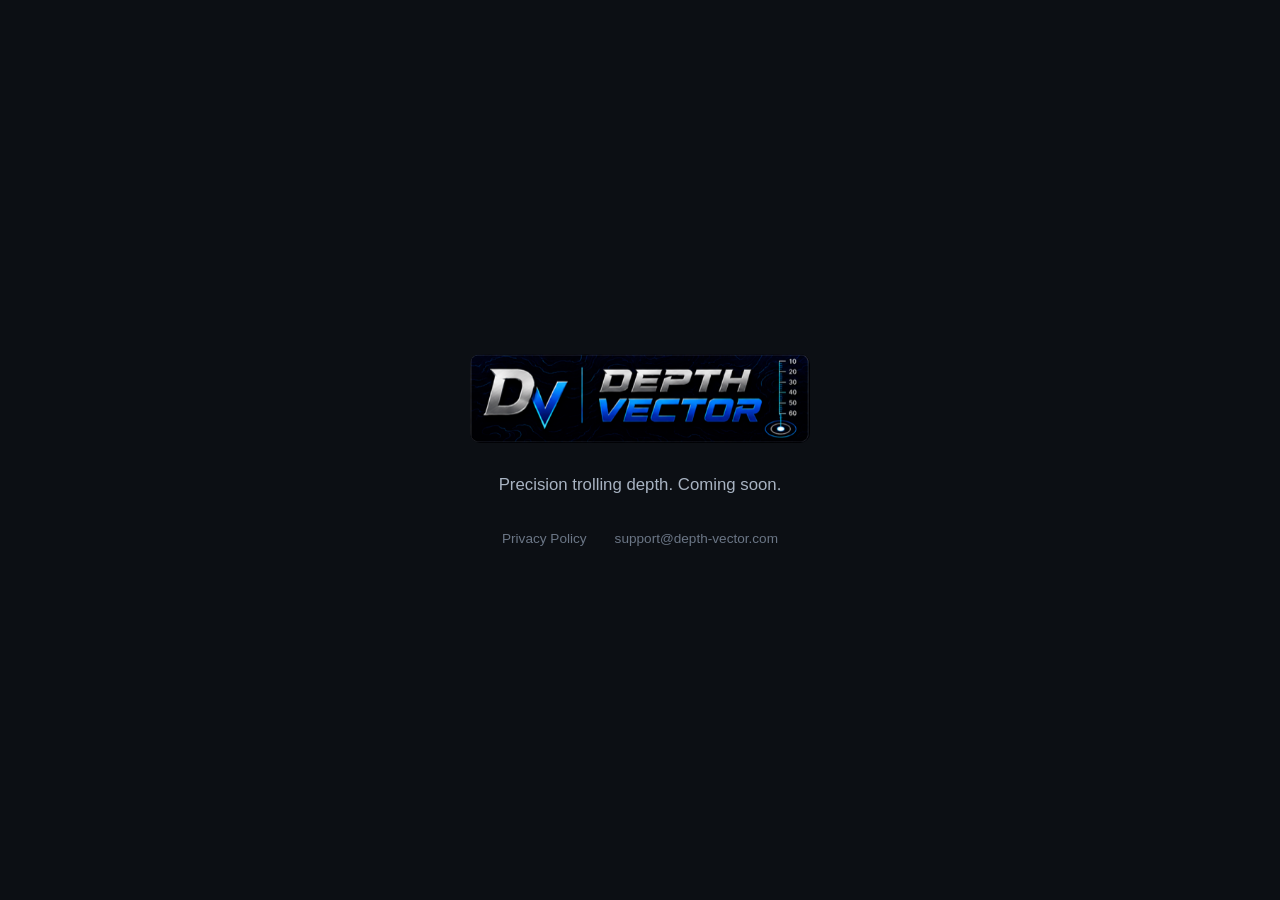
<file: index.html>
<!DOCTYPE html>
<!--
  PLACEHOLDER MODE for Apple Developer verification.
  The full marketing page is preserved at launch.html with all assets intact.
  At launch: restore from launch.html + the SEO plan
  (~/Claude/Projects/Trolling App/SEO-AI-Search-Plan.md) — bring back
  sitemap.xml, llms.txt, JSON-LD, and the crawler-friendly robots.txt.
-->
<html lang="en">
<head>
  <meta charset="UTF-8">
  <meta name="viewport" content="width=device-width, initial-scale=1.0">
  <title>Depth Vector</title>
  <meta name="robots" content="noindex, nofollow">
  <link rel="icon" type="image/png" href="assets/favicon.png">
  <style>
    * { margin: 0; padding: 0; box-sizing: border-box; }
    body {
      background: #0c0f14;
      color: #eef2f7;
      font-family: -apple-system, BlinkMacSystemFont, "Segoe UI", sans-serif;
      min-height: 100vh;
      display: flex;
      align-items: center;
      justify-content: center;
      text-align: center;
      padding: 24px;
    }
    img { width: min(340px, 82vw); height: auto; border-radius: 10px; }
    p { margin-top: 28px; font-size: 1.05rem; color: #a8b3c2; }
    nav { margin-top: 36px; display: flex; gap: 28px; justify-content: center; flex-wrap: wrap; }
    a { color: #6b7686; font-size: 0.85rem; text-decoration: none; }
    a:hover { color: #eef2f7; }
  </style>
</head>
<body>
  <main>
    <img src="assets/logo-small.png" alt="Depth Vector">
    <p>Precision trolling depth. Coming soon.</p>
    <nav>
      <a href="/privacy.html">Privacy Policy</a>
      <a href="mailto:support@depth-vector.com">support@depth-vector.com</a>
    </nav>
  </main>
</body>
</html>
</file>
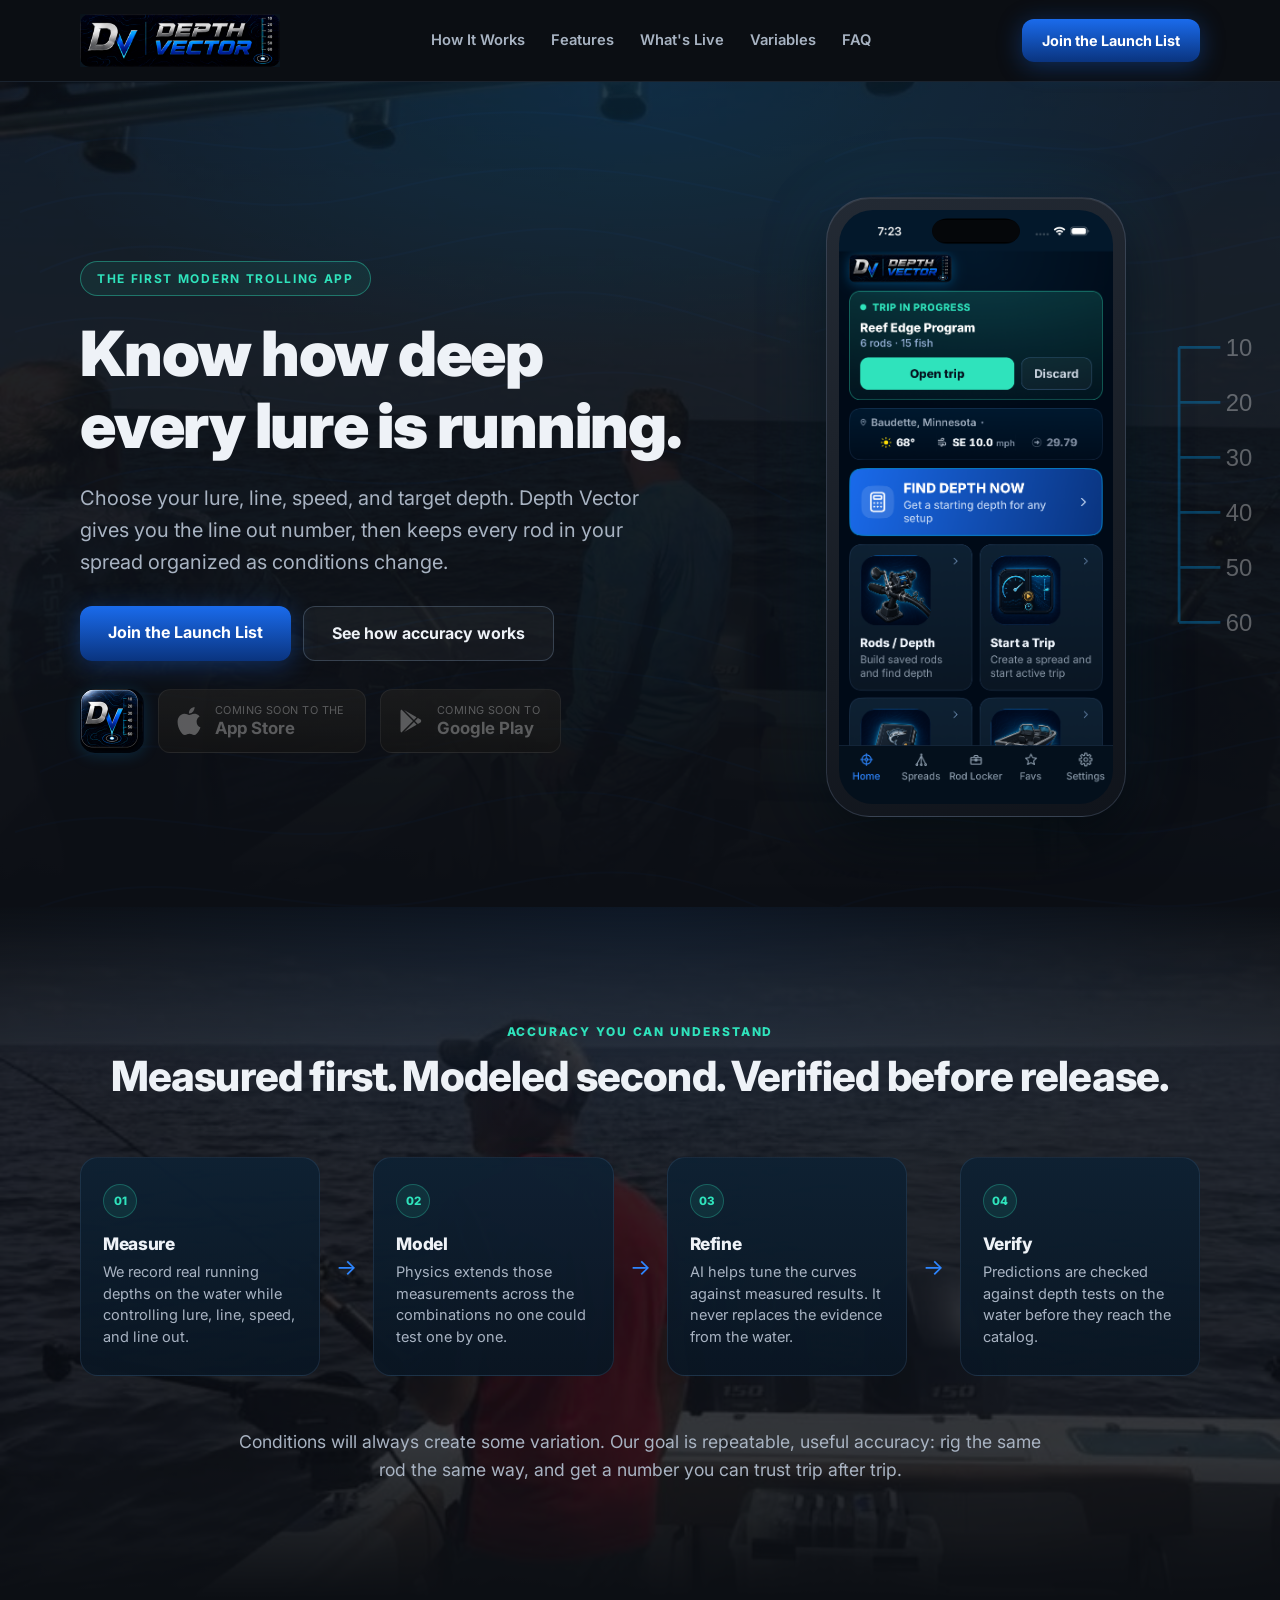
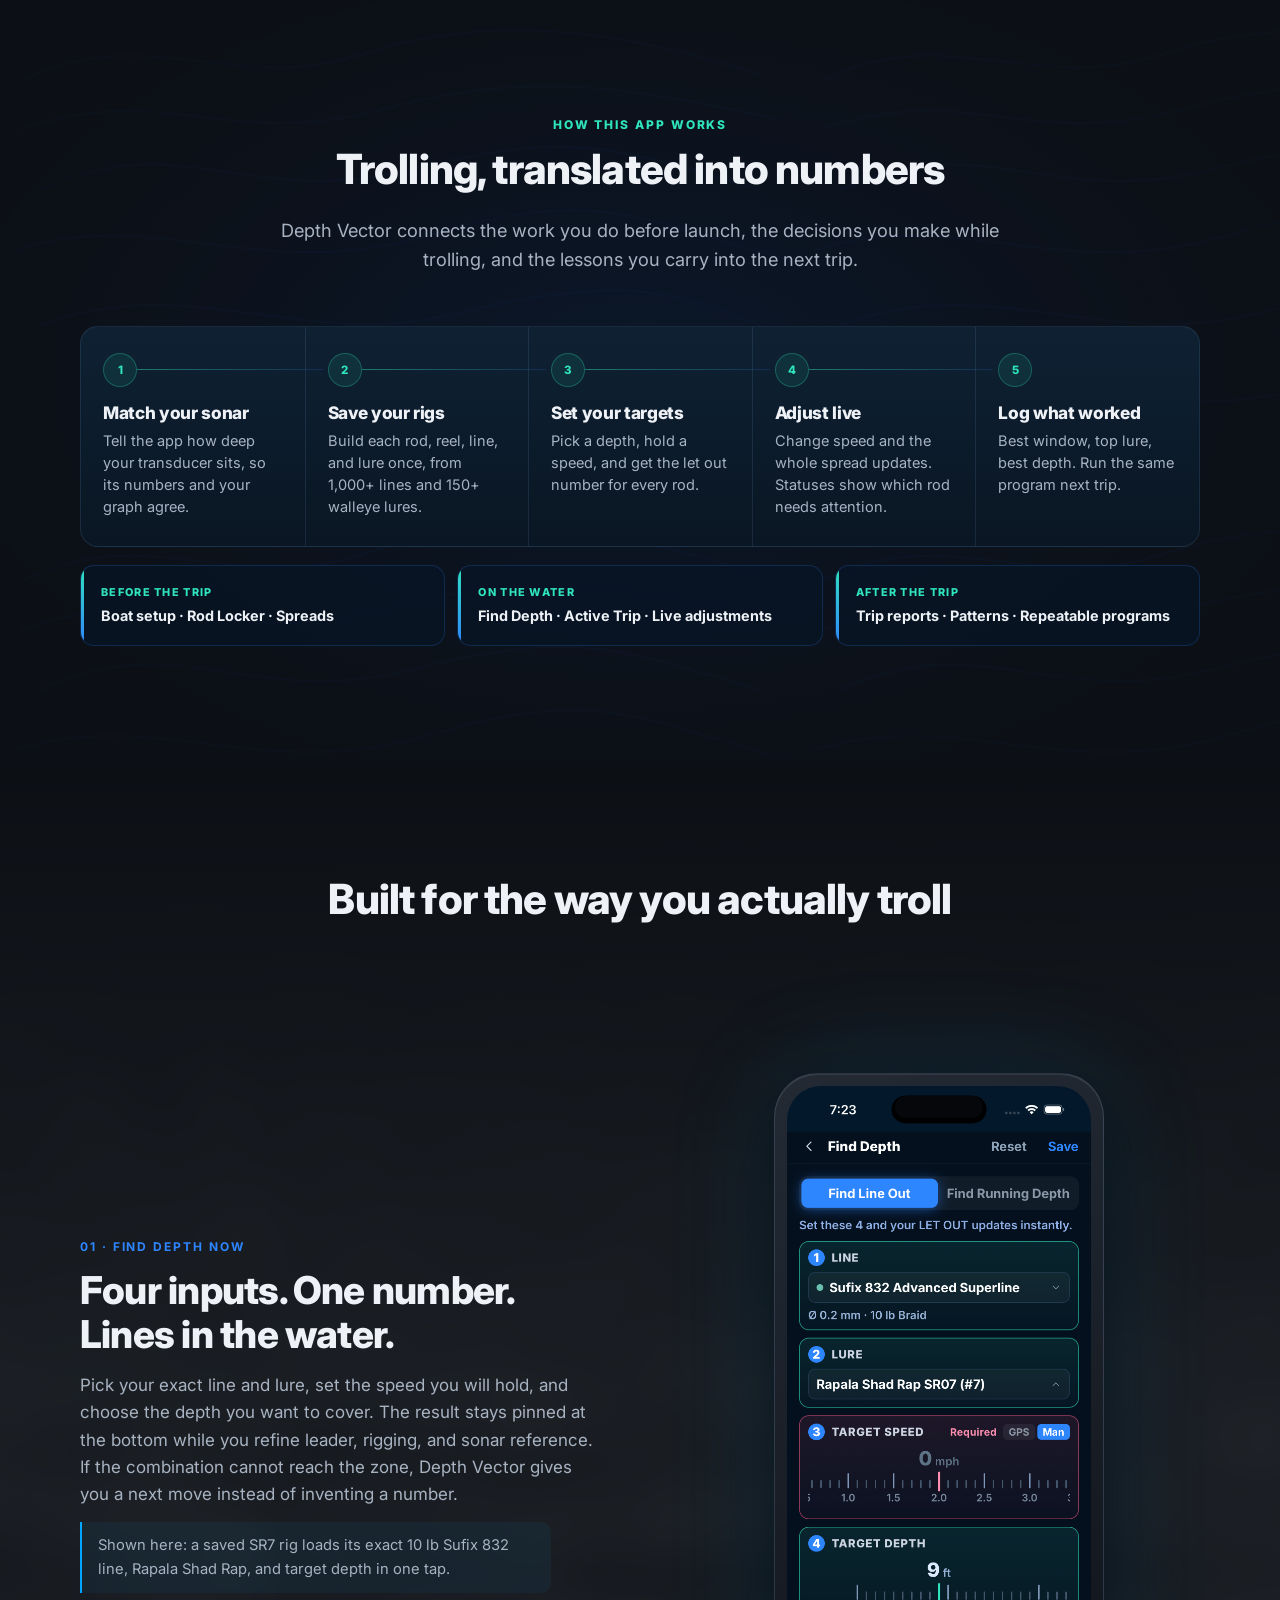
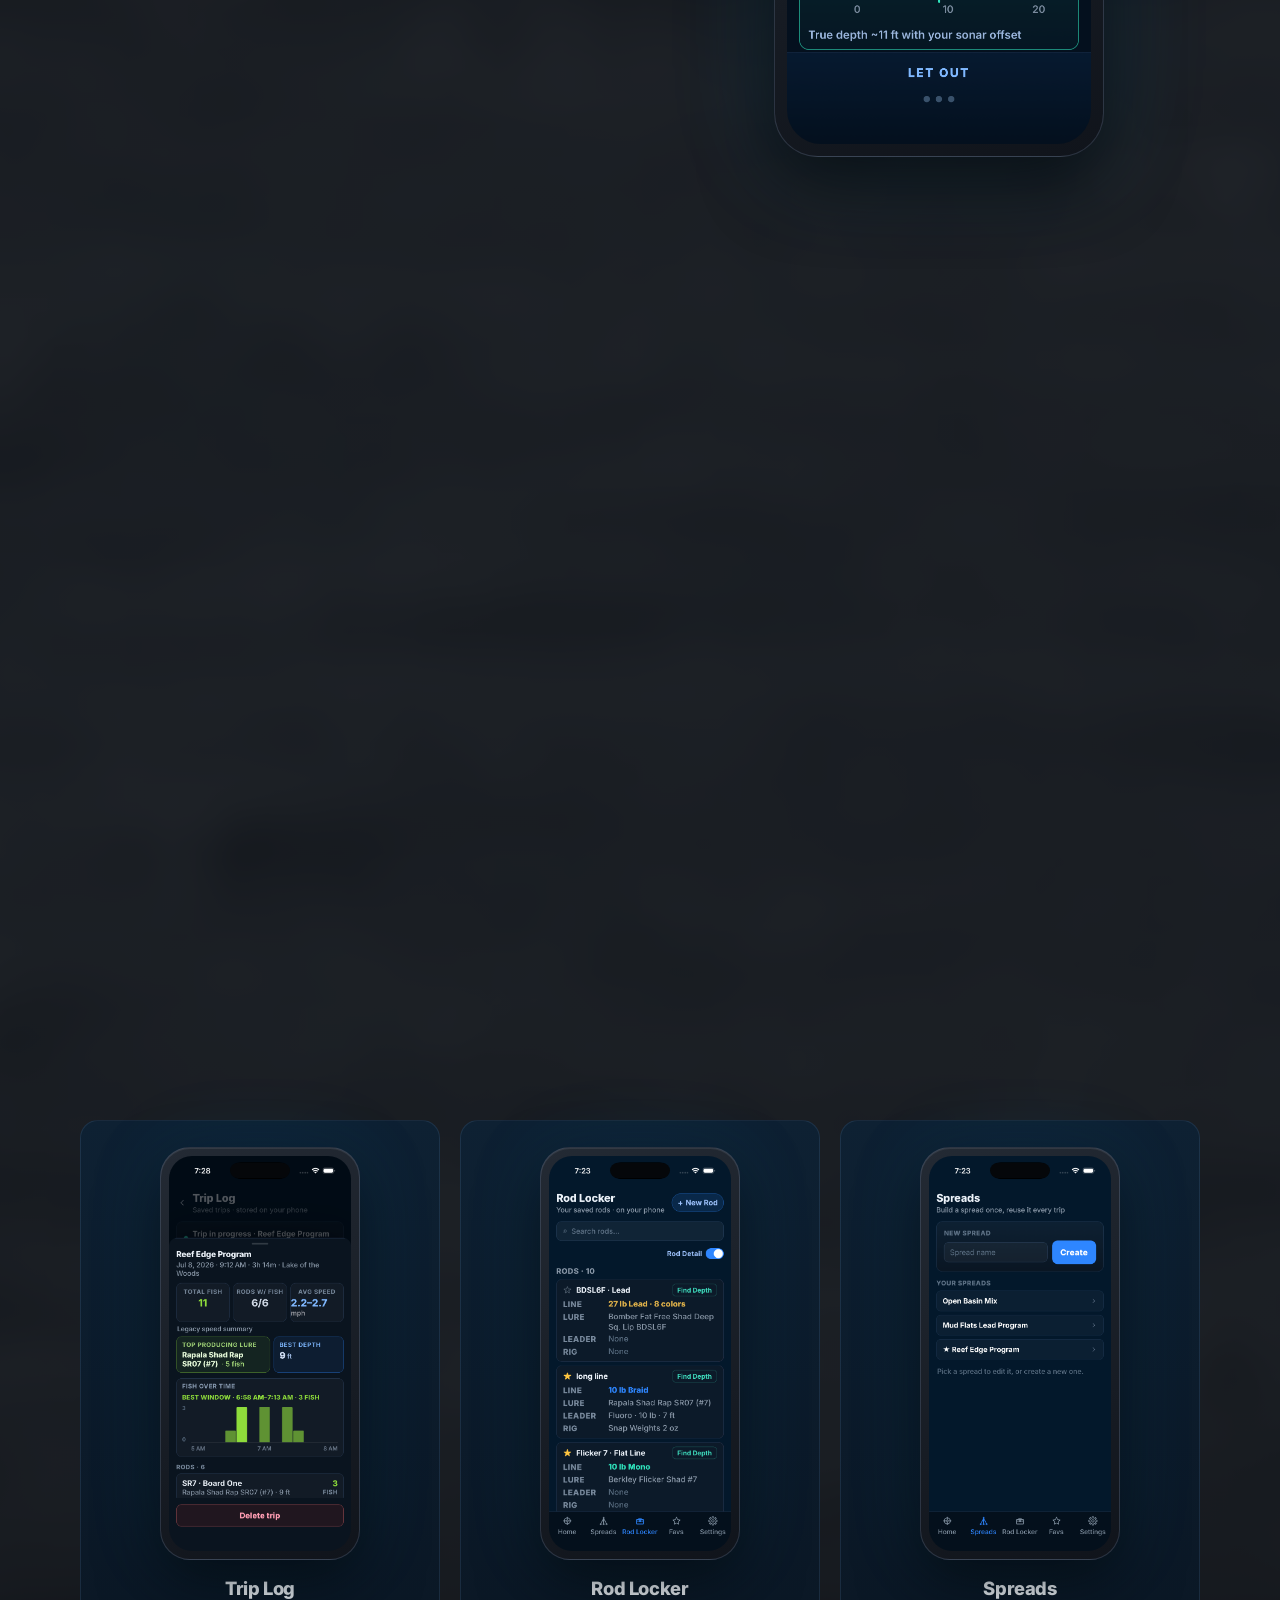
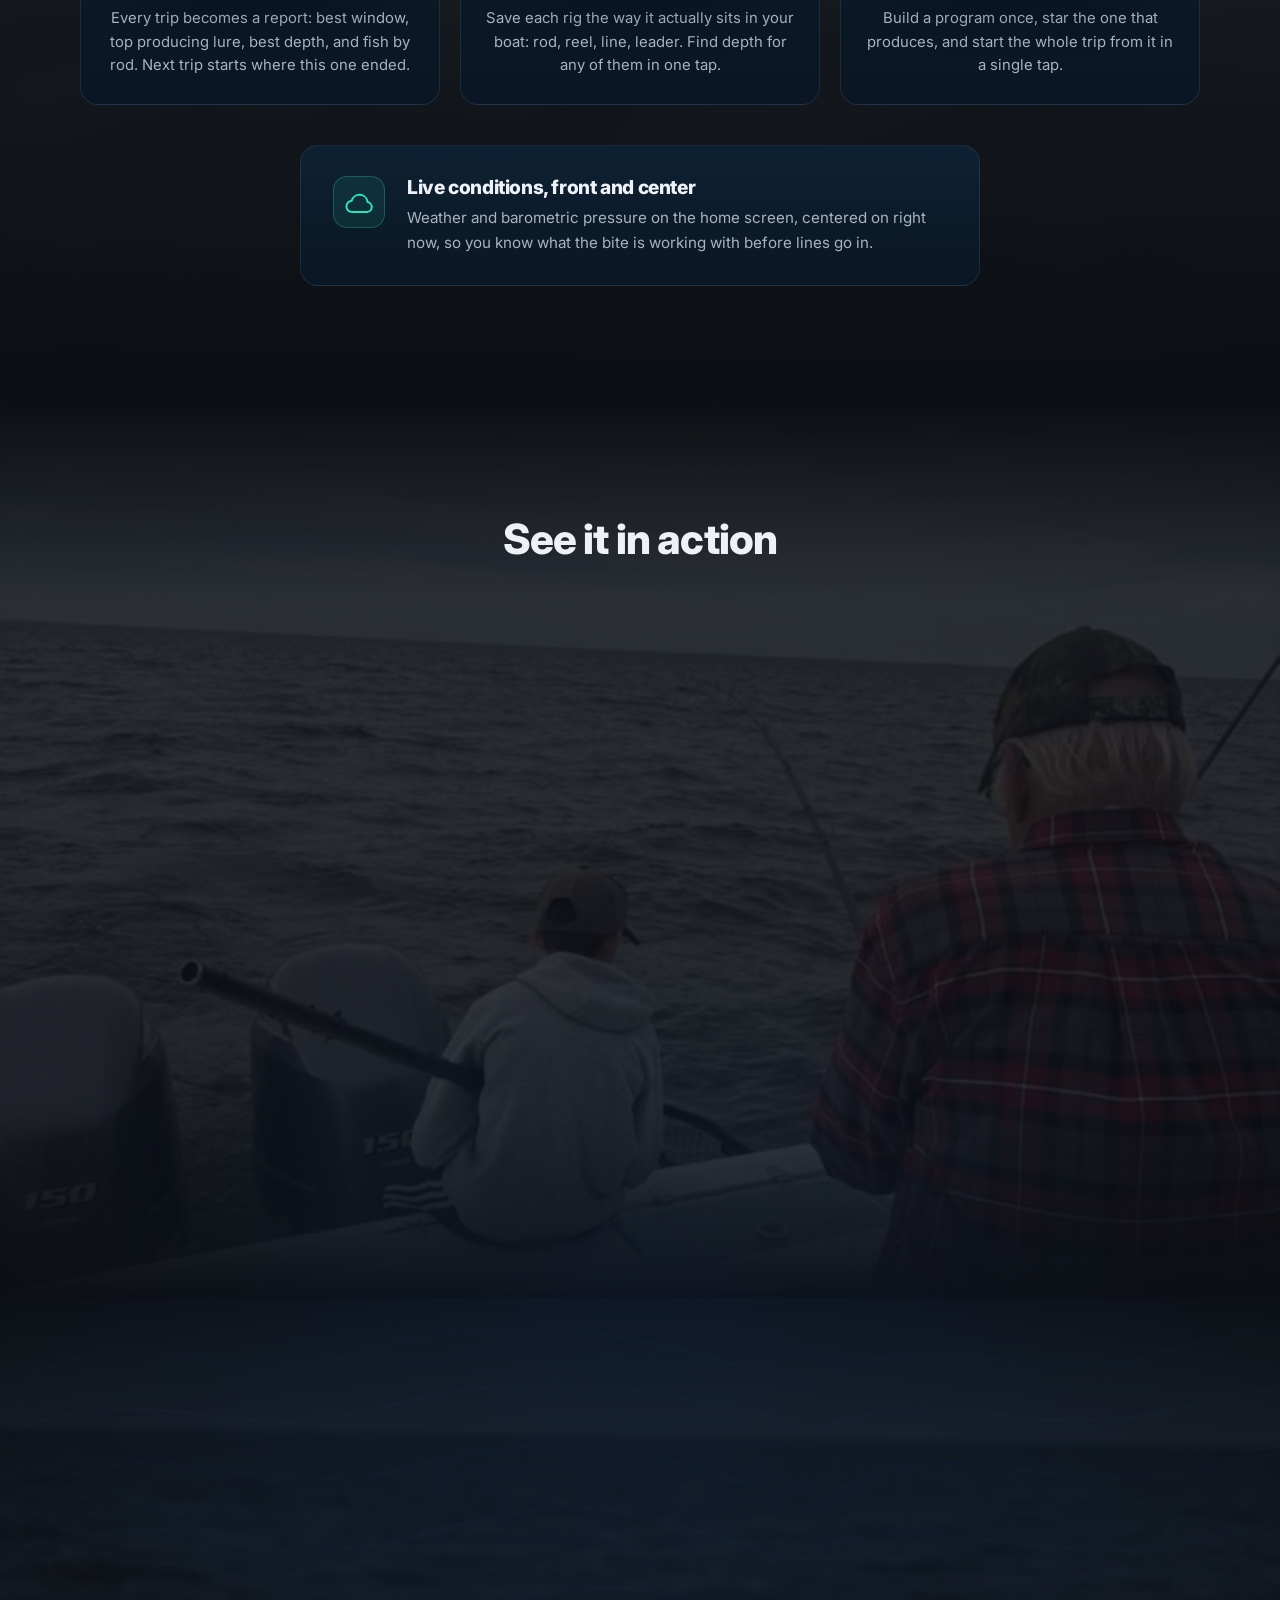
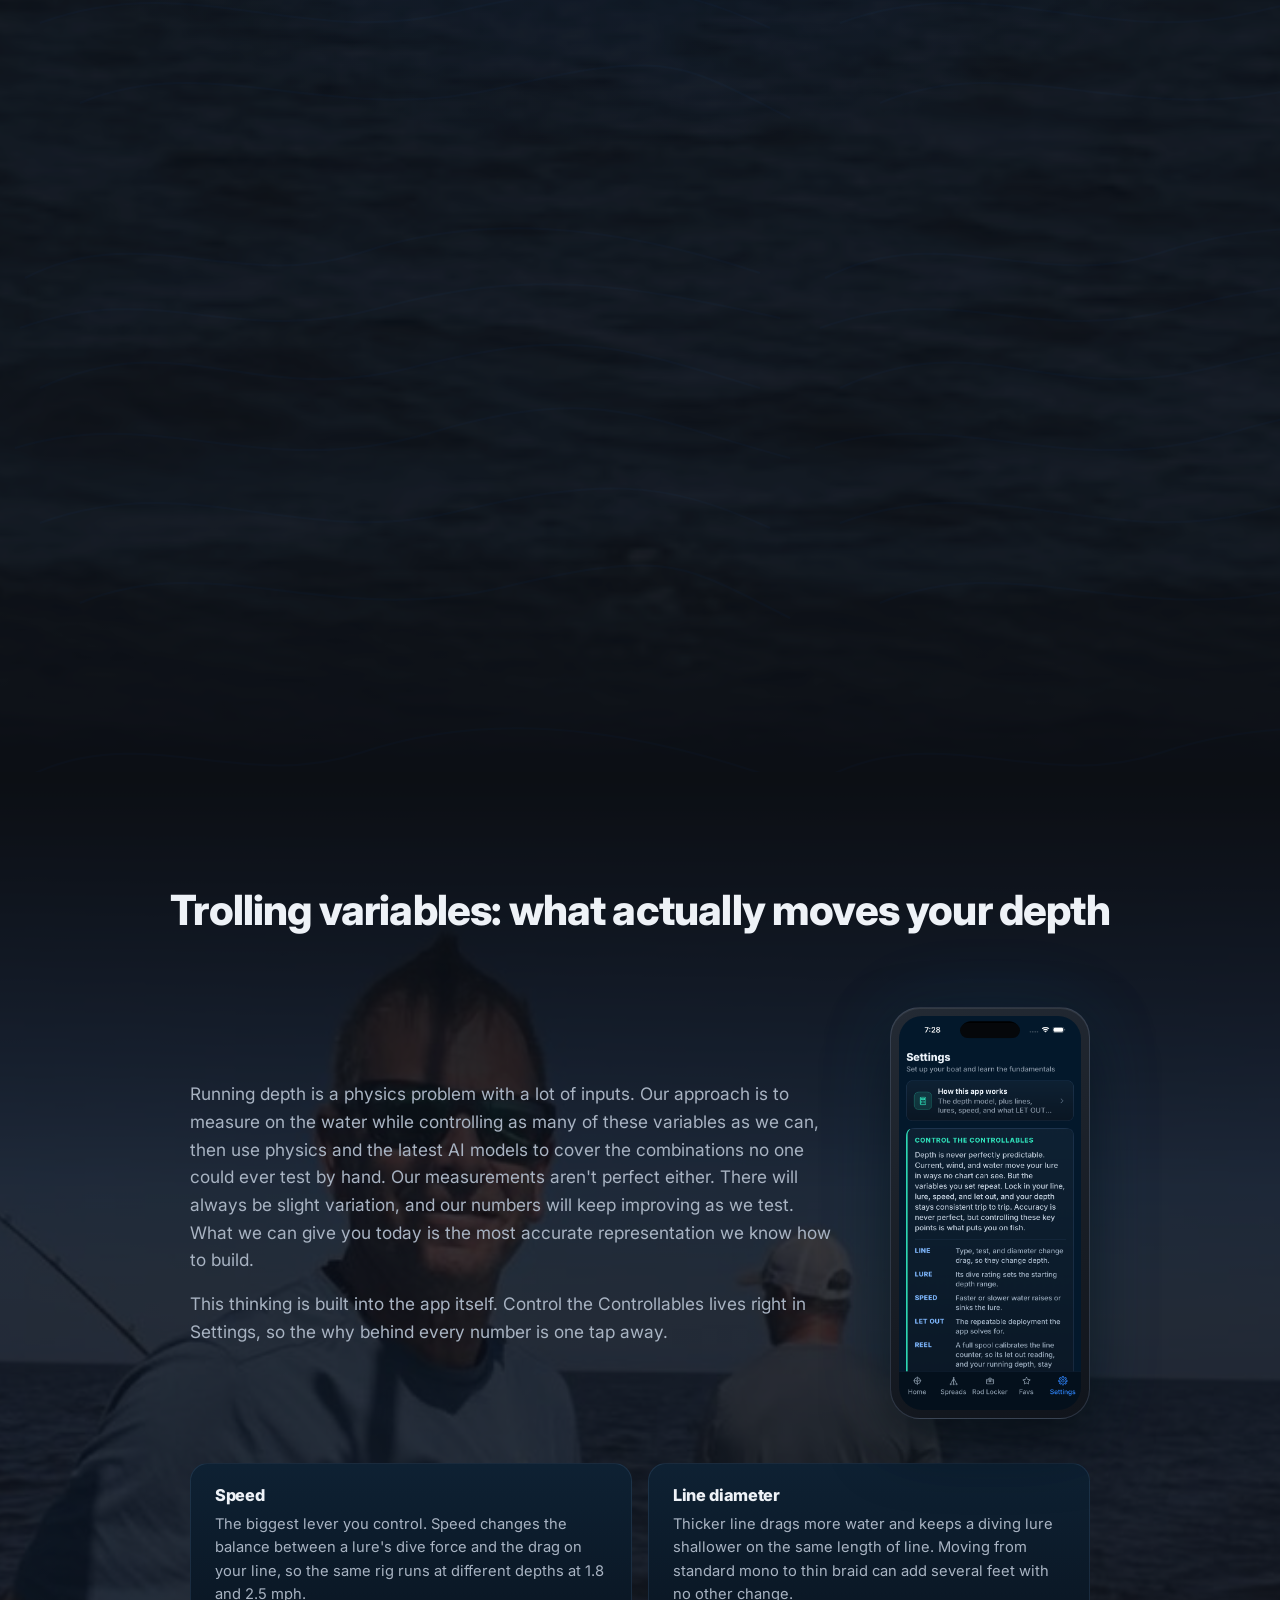
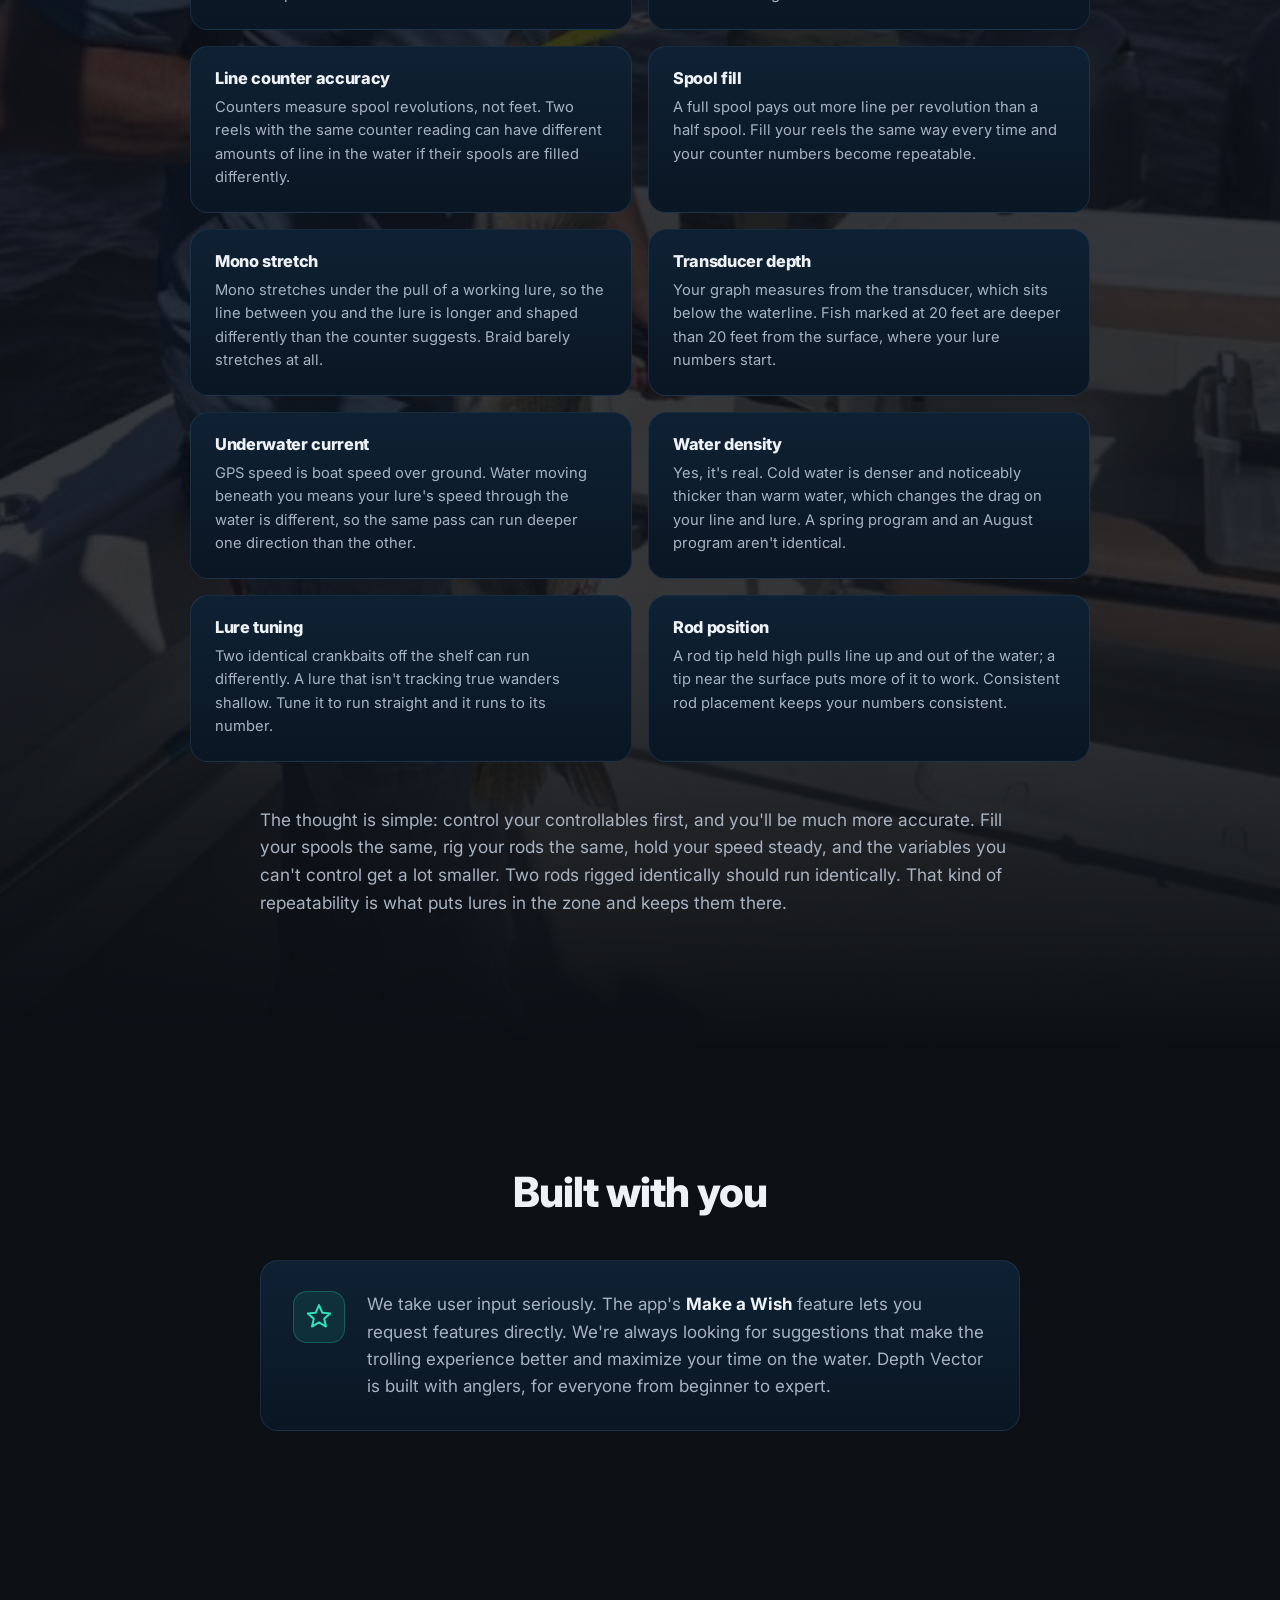
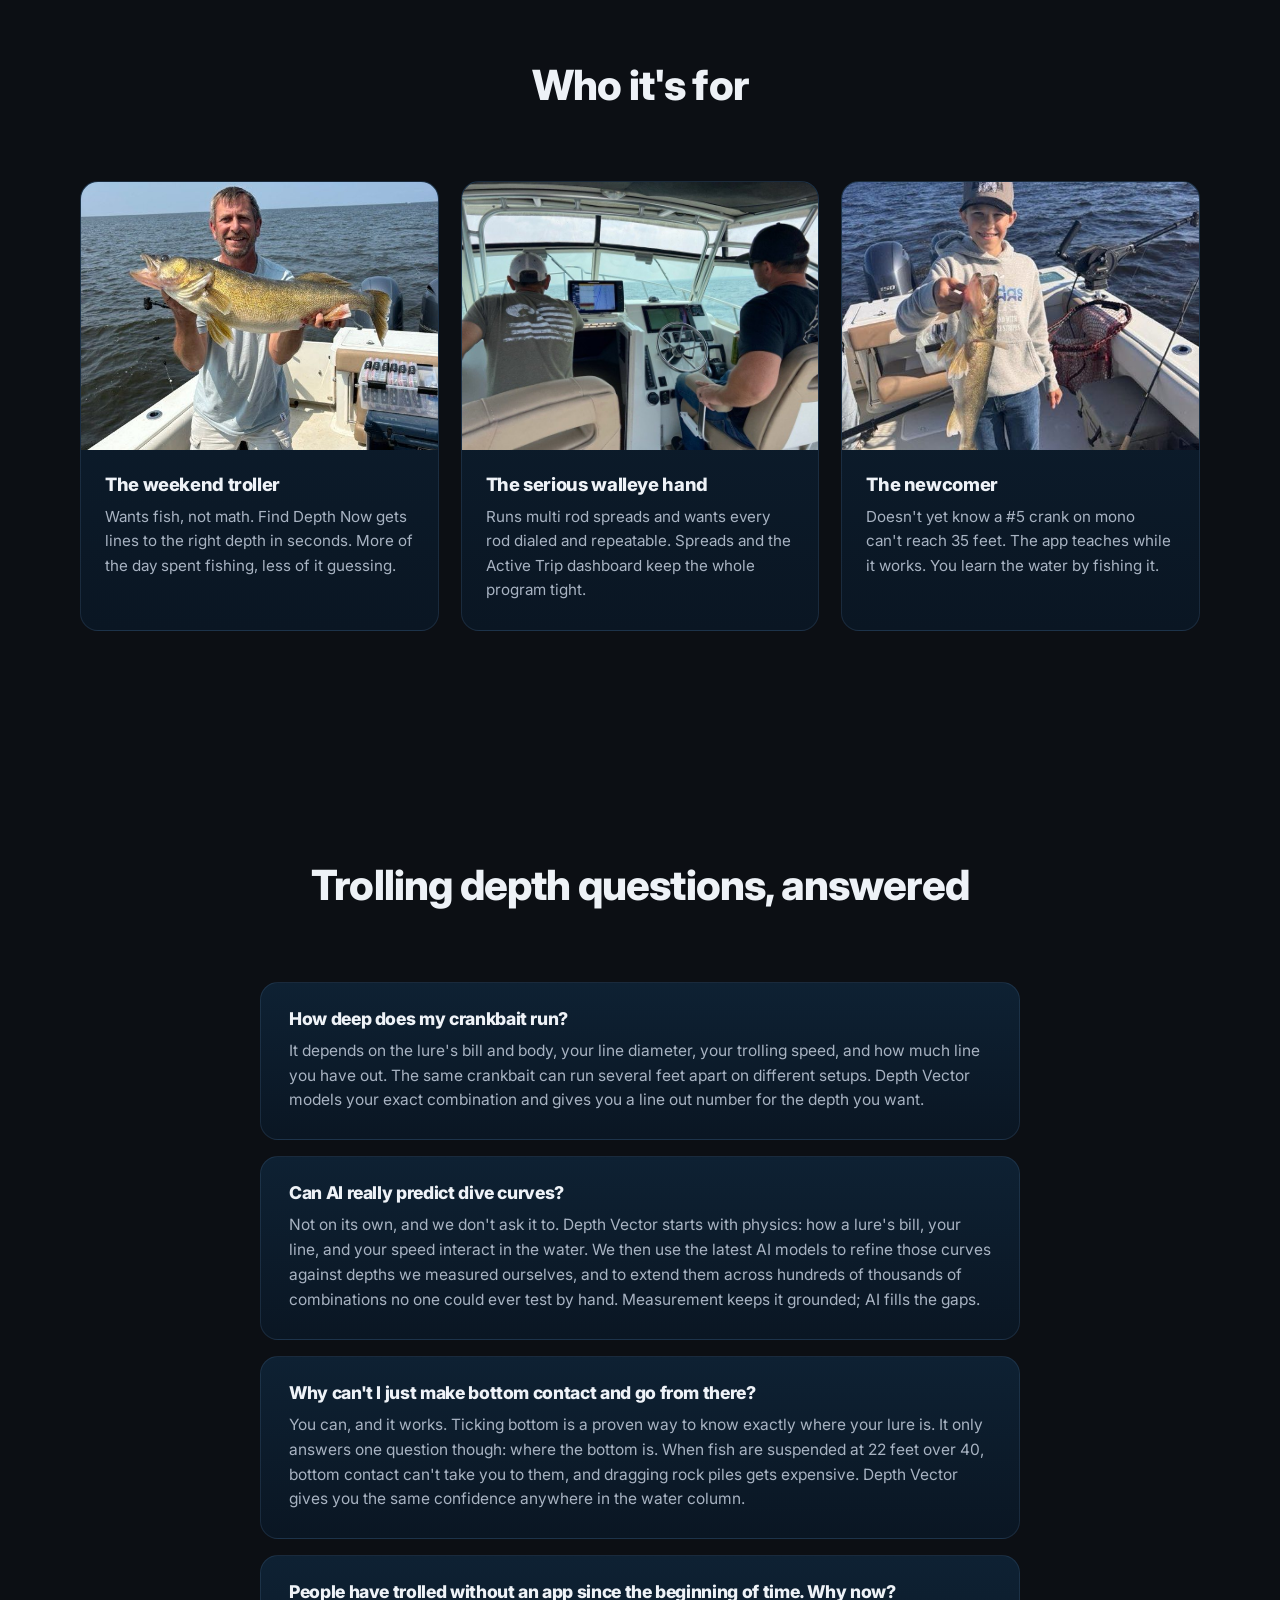
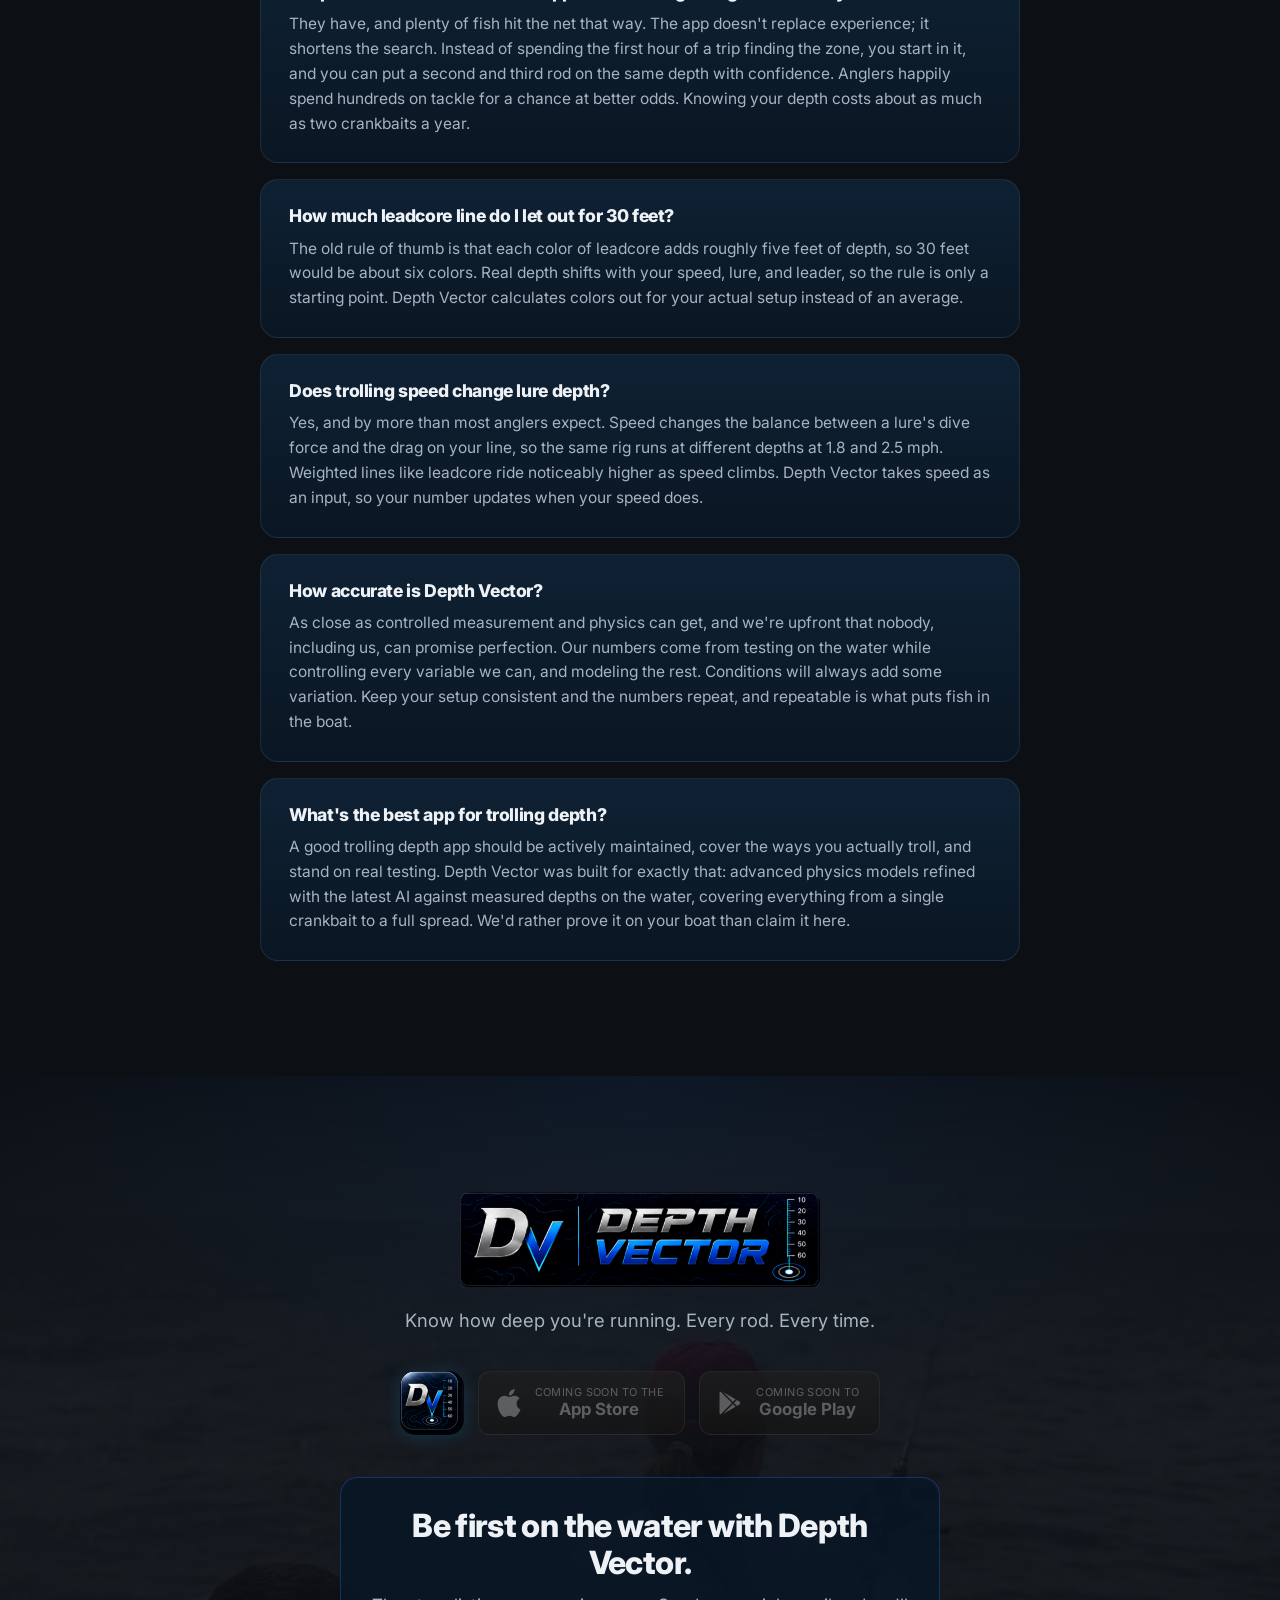
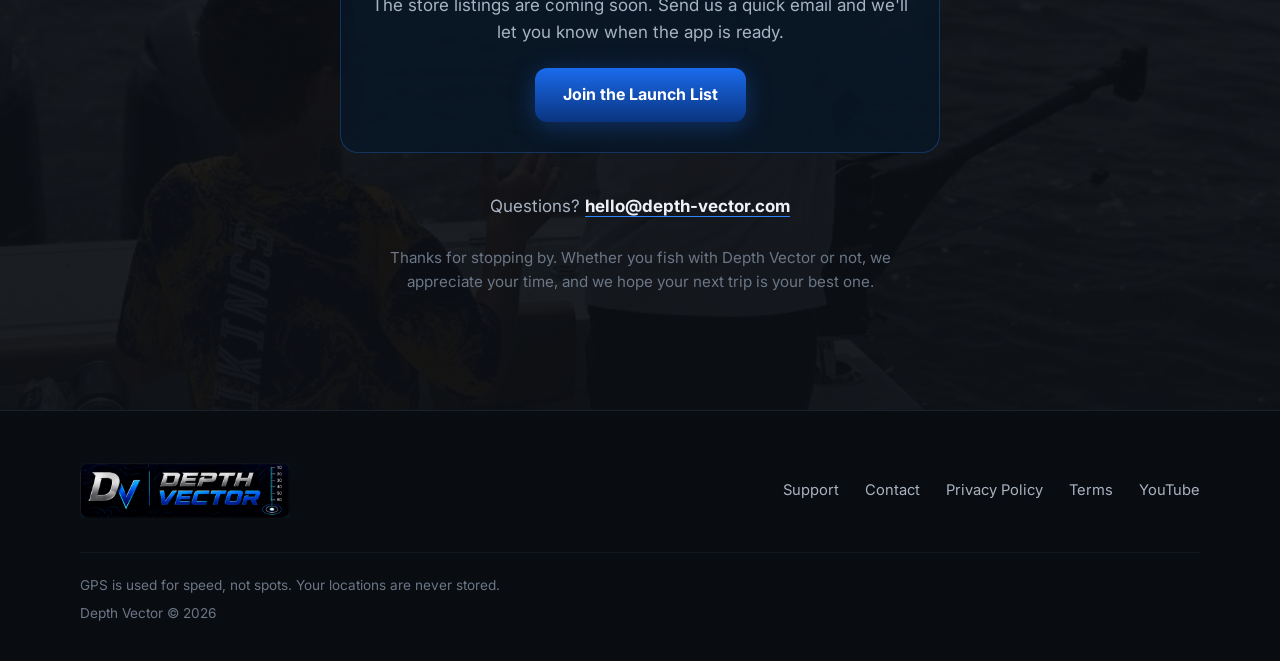
<file: launch.html>
<!DOCTYPE html>
<!--
  ============================================================
  DEPTH VECTOR — MARKETING SITE · LAUNCH CHECKLIST
  ============================================================
  ASSETS (drop files at these paths; placeholders auto-swap):
    assets/logo-wordmark.png        — H3 dark badge logo, 640w (header/footer/CTA)      [PRESENT]
    assets/favicon.png              — A6 app icon 128px (favicon + on-page icon)        [PRESENT]
    assets/app-icon.png             — A6 app icon 512px (OG image + apple-touch-icon)   [PRESENT]
    assets/contour-texture.svg      — vector contour texture (hero/roadmap)               [PRESENT]
    assets/depth_scale_10_60.svg    — depth-scale vertical hero accent                  [PRESENT]
    assets/bullseye.svg             — roadmap "live" bullet marker                      [PRESENT]
    (brand source pack: assets/depth_vector_premium_assets_v3/ — dark versions only;
     transparent_png/ exports have edge artifacts, do not use)
    assets/screenshot-home.png         — Home screen (hero phone)                       [PRESENT]
    assets/screenshot-quickdepth.png   — Find Depth Now                                 [PRESENT]
    assets/screenshot-activetrip.png   — Active Trip dashboard                          [PRESENT]
    assets/screenshot-trip-report.png  — Trip report                                    [PRESENT]
    assets/screenshot-rodlocker.png    — Rod Locker                                     [PRESENT]
    assets/screenshot-spreads.png      — Spreads                                        [PRESENT]
    assets/screenshot-controllables.png — Control the Controllables education           [PRESENT]
    (all captured from the simulator demo dataset; recapture after big UI changes)
    assets/photo-hero.jpg           — hero background fishing photo          [PRESENT]
    assets/photo-cta.jpg            — download CTA background photo          [PRESENT]
    assets/bg-why.jpg               — "why" section background               [PRESENT]
    assets/bg-water-gray.jpg        — features section water texture         [PRESENT]
    assets/bg-video.jpg             — video section background               [PRESENT]
    assets/bg-water-blue.jpg        — roadmap section water texture          [PRESENT]
    assets/bg-talk.jpg              — straight-talk section background       [PRESENT]
    assets/photo-who-1.jpg          — "weekend troller" card photo           [PRESENT]
    assets/photo-who-2.jpg          — "serious walleye hand" card photo      [PRESENT]
    assets/photo-who-3.jpg          — "newcomer" card photo                  [PRESENT]
    (source pool in assets/Photos/ — GPS/EXIF stripped; strip any new photos
     before committing: iPhone photos carry location data)
    assets/qr-appstore.png          — App Store QR (generate AFTER listing exists)
    assets/qr-googleplay.png        — Google Play QR (generate AFTER listing exists)

  TODOs BEFORE/AT LAUNCH:
    [ ] VIDEO: replace VIDEO_ID_HERE in script.js with the real YouTube video ID
    [ ] STORE LINKS: when listings go live, add real hrefs to the store badges
        (search for "store-badge" below) and remove the "Coming Soon" state
    [ ] FORM: wire the "Get notified" form to a real endpoint
        (see the comment in script.js — Cloudflare Worker or form service)
    [ ] PRIVACY/TERMS: replace privacy.html and terms.html placeholder copy
        with the real documents (required for App Store / Play anyway)
    [x] OG IMAGE: real 1200x630 banner at assets/og-image.png (badge on contour navy)
    [ ] YOUTUBE: footer YouTube link points at the channel — set real channel URL;
        when the walkthrough video is live, also add VideoObject JSON-LD
    [ ] DAY OF LAUNCH: verify domain in Google Search Console + Bing Webmaster Tools,
        submit sitemap.xml to both; enable Cloudflare Web Analytics (cookieless)
    NOTE: FAQ section text and FAQPage JSON-LD in <head> must stay word-for-word in sync
  ============================================================
-->
<html lang="en">
<head>
  <meta charset="UTF-8">
  <meta name="viewport" content="width=device-width, initial-scale=1.0">
  <meta name="robots" content="noindex, nofollow">
  <title>Depth Vector: Trolling Depth Calculator App for Walleye Anglers</title>
  <meta name="description" content="A trolling depth calculator app for walleye anglers. Physics models refined with AI turn your lure, line, and speed into real line out numbers for every rod.">
  <link rel="canonical" href="https://depth-vector.com/">

  <!-- OpenGraph -->
  <meta property="og:type" content="website">
  <meta property="og:url" content="https://depth-vector.com/">
  <meta property="og:title" content="Depth Vector: Trolling Depth Calculator App for Walleye Anglers">
  <meta property="og:description" content="Advanced physics models, refined with AI against real depth testing on the water. Real depth numbers for the way you actually troll.">
  <meta property="og:image" content="https://depth-vector.com/assets/og-image.png">
  <meta property="og:image:width" content="1200">
  <meta property="og:image:height" content="630">
  <meta name="twitter:card" content="summary_large_image">
  <meta name="twitter:title" content="Depth Vector: Trolling Depth Calculator App for Walleye Anglers">
  <meta name="twitter:description" content="Physics models refined with AI turn your lure, line, and speed into real line out numbers for every rod.">
  <meta name="twitter:image" content="https://depth-vector.com/assets/og-image.png">

  <link rel="icon" type="image/png" href="assets/favicon.png">
  <link rel="apple-touch-icon" href="assets/app-icon.png">

  <!-- Structured data for search engines and AI assistants.
       NOTE: FAQPage answers below must stay word-for-word in sync with the on-page FAQ section. -->
  <script type="application/ld+json">
  {
    "@context": "https://schema.org",
    "@graph": [
      {
        "@type": "WebSite",
        "@id": "https://depth-vector.com/#website",
        "url": "https://depth-vector.com/",
        "name": "Depth Vector",
        "publisher": { "@id": "https://depth-vector.com/#organization" }
      },
      {
        "@type": "Organization",
        "@id": "https://depth-vector.com/#organization",
        "name": "Depth Vector",
        "url": "https://depth-vector.com/",
        "logo": "https://depth-vector.com/assets/og-image.png",
        "email": "hello@depth-vector.com"
      },
      {
        "@type": "MobileApplication",
        "@id": "https://depth-vector.com/#app",
        "name": "Depth Vector",
        "description": "A trolling depth calculator app for walleye anglers. Physics models refined with AI turn your lure, line, and speed into real line out numbers for every rod.",
        "operatingSystem": "iOS, Android",
        "applicationCategory": "SportsApplication",
        "publisher": { "@id": "https://depth-vector.com/#organization" },
        "url": "https://depth-vector.com/"
      },
      {
        "@type": "FAQPage",
        "@id": "https://depth-vector.com/#faq",
        "mainEntity": [
          {
            "@type": "Question",
            "name": "How deep does my crankbait run?",
            "acceptedAnswer": { "@type": "Answer", "text": "It depends on the lure's bill and body, your line diameter, your trolling speed, and how much line you have out. The same crankbait can run several feet apart on different setups. Depth Vector models your exact combination and gives you a line out number for the depth you want." }
          },
          {
            "@type": "Question",
            "name": "Can AI really predict dive curves?",
            "acceptedAnswer": { "@type": "Answer", "text": "Not on its own, and we don't ask it to. Depth Vector starts with physics: how a lure's bill, your line, and your speed interact in the water. We then use the latest AI models to refine those curves against depths we measured ourselves, and to extend them across hundreds of thousands of combinations no one could ever test by hand. Measurement keeps it grounded; AI fills the gaps." }
          },
          {
            "@type": "Question",
            "name": "Why can't I just make bottom contact and go from there?",
            "acceptedAnswer": { "@type": "Answer", "text": "You can, and it works. Ticking bottom is a proven way to know exactly where your lure is. It only answers one question though: where the bottom is. When fish are suspended at 22 feet over 40, bottom contact can't take you to them, and dragging rock piles gets expensive. Depth Vector gives you the same confidence anywhere in the water column." }
          },
          {
            "@type": "Question",
            "name": "People have trolled without an app since the beginning of time. Why now?",
            "acceptedAnswer": { "@type": "Answer", "text": "They have, and plenty of fish hit the net that way. The app doesn't replace experience; it shortens the search. Instead of spending the first hour of a trip finding the zone, you start in it, and you can put a second and third rod on the same depth with confidence. Anglers happily spend hundreds on tackle for a chance at better odds. Knowing your depth costs about as much as two crankbaits a year." }
          },
          {
            "@type": "Question",
            "name": "How much leadcore line do I let out for 30 feet?",
            "acceptedAnswer": { "@type": "Answer", "text": "The old rule of thumb is that each color of leadcore adds roughly five feet of depth, so 30 feet would be about six colors. Real depth shifts with your speed, lure, and leader, so the rule is only a starting point. Depth Vector calculates colors out for your actual setup instead of an average." }
          },
          {
            "@type": "Question",
            "name": "Does trolling speed change lure depth?",
            "acceptedAnswer": { "@type": "Answer", "text": "Yes, and by more than most anglers expect. Speed changes the balance between a lure's dive force and the drag on your line, so the same rig runs at different depths at 1.8 and 2.5 mph. Weighted lines like leadcore ride noticeably higher as speed climbs. Depth Vector takes speed as an input, so your number updates when your speed does." }
          },
          {
            "@type": "Question",
            "name": "How accurate is Depth Vector?",
            "acceptedAnswer": { "@type": "Answer", "text": "As close as controlled measurement and physics can get, and we're upfront that nobody, including us, can promise perfection. Our numbers come from testing on the water while controlling every variable we can, and modeling the rest. Conditions will always add some variation. Keep your setup consistent and the numbers repeat, and repeatable is what puts fish in the boat." }
          },
          {
            "@type": "Question",
            "name": "What's the best app for trolling depth?",
            "acceptedAnswer": { "@type": "Answer", "text": "A good trolling depth app should be actively maintained, cover the ways you actually troll, and stand on real testing. Depth Vector was built for exactly that: advanced physics models refined with the latest AI against measured depths on the water, covering everything from a single crankbait to a full spread. We'd rather prove it on your boat than claim it here." }
          }
        ]
      }
    ]
  }
  </script>

  <link rel="preconnect" href="https://fonts.googleapis.com">
  <link rel="preconnect" href="https://fonts.gstatic.com" crossorigin>
  <link href="https://fonts.googleapis.com/css2?family=Inter:wght@400;500;600;700;800;900&display=swap" rel="stylesheet">
  <link rel="stylesheet" href="styles.css">
</head>
<body>

  <!-- ============ HEADER ============ -->
  <header class="site-header">
    <div class="container header-inner">
      <a href="#top" class="header-logo asset" data-asset="assets/logo-wordmark.png" data-alt="Depth Vector" data-label="Depth Vector"></a>
      <nav class="header-nav" aria-label="Primary">
        <a href="#how">How It Works</a>
        <a href="#features">Features</a>
        <a href="#roadmap">What's Live</a>
        <a href="#variables">Variables</a>
        <a href="#faq">FAQ</a>
      </nav>
      <a href="#download" class="btn btn-primary btn-small">Join the Launch List</a>
    </div>
  </header>

  <main id="top">

    <!-- ============ 1. HERO ============ -->
    <section class="hero">
      <div class="hero-bg asset" data-asset="assets/photo-hero.jpg" data-bg data-label=""></div>
      <div class="contour-layer" aria-hidden="true"></div>
      <img class="depth-scale-accent" src="assets/depth_scale_10_60.svg" alt="" aria-hidden="true">
      <div class="container hero-inner">
        <div class="hero-copy">
          <span class="pill">The First Modern Trolling App</span>
          <h1>Know how deep every lure is running.</h1>
          <p class="subhead">Choose your lure, line, speed, and target depth. Depth Vector gives you the line out number, then keeps every rod in your spread organized as conditions change.</p>

          <div class="hero-actions">
            <a href="#download" class="btn btn-primary">Join the Launch List</a>
            <a href="#accuracy" class="btn btn-secondary">See how accuracy works</a>
          </div>

          <div class="store-row">
            <div class="app-icon-badge asset" data-asset="assets/favicon.png" data-alt="Depth Vector app icon" data-label=""></div>
            <!-- TODO: when store listings go live, wrap badges in real <a href> and remove .coming-soon -->
            <div class="store-badge coming-soon" aria-label="App Store, coming soon">
              <svg viewBox="0 0 24 24" aria-hidden="true"><path d="M12.152 6.896c-.948 0-2.415-1.078-3.96-1.04-2.04.027-3.91 1.183-4.961 3.014-2.117 3.675-.546 9.103 1.519 12.09 1.013 1.454 2.208 3.09 3.792 3.039 1.52-.065 2.09-.987 3.935-.987 1.831 0 2.35.987 3.96.948 1.637-.026 2.676-1.48 3.676-2.948 1.156-1.688 1.636-3.325 1.662-3.415-.039-.013-3.182-1.221-3.22-4.857-.026-3.04 2.48-4.494 2.597-4.559-1.429-2.09-3.623-2.324-4.39-2.376-2-.156-3.675 1.09-4.61 1.09zM15.53 3.83c.843-1.012 1.4-2.427 1.245-3.83-1.207.052-2.662.805-3.532 1.818-.78.896-1.454 2.338-1.273 3.714 1.338.104 2.715-.688 3.56-1.702z"/></svg>
              <span><small>Coming Soon to the</small><strong>App Store</strong></span>
            </div>
            <div class="store-badge coming-soon" aria-label="Google Play, coming soon">
              <svg viewBox="0 0 24 24" aria-hidden="true"><path d="M3 20.5V3.5c0-.59.34-1.11.84-1.35L13.69 12l-9.85 9.85c-.5-.25-.84-.76-.84-1.35m13.81-5.38L6.05 21.34l8.49-8.49 2.27 2.27m3.35-4.31c.34.27.59.69.59 1.19s-.25.92-.59 1.19l-2.27 1.31-2.5-2.5 2.5-2.5 2.27 1.31M6.05 2.66l10.76 6.22-2.27 2.27-8.49-8.49z"/></svg>
              <span><small>Coming Soon to</small><strong>Google Play</strong></span>
            </div>
          </div>
        </div>

        <div class="hero-phone">
          <div class="phone">
            <div class="phone-screen asset" data-asset="assets/screenshot-home.png" data-alt="Depth Vector home screen with a trip in progress, weather for Baudette Minnesota, and Find Depth Now" data-label="Home screen"></div>
          </div>
        </div>
      </div>
    </section>

    <!-- ============ 2. WHY DEPTH VECTOR ============ -->
    <section class="why section" id="accuracy">
      <div class="section-bg asset" data-asset="assets/bg-why.jpg" data-bg data-label=""></div>
      <div class="container">
        <span class="section-eyebrow reveal">Accuracy you can understand</span>
        <h2 class="section-title reveal">Measured first. Modeled second. Verified before release.</h2>
        <div class="accuracy-flow reveal" aria-label="How Depth Vector builds accurate predictions">
          <div class="accuracy-step"><span>01</span><h3>Measure</h3><p>We record real running depths on the water while controlling lure, line, speed, and line out.</p></div>
          <div class="accuracy-arrow" aria-hidden="true">→</div>
          <div class="accuracy-step"><span>02</span><h3>Model</h3><p>Physics extends those measurements across the combinations no one could test one by one.</p></div>
          <div class="accuracy-arrow" aria-hidden="true">→</div>
          <div class="accuracy-step"><span>03</span><h3>Refine</h3><p>AI helps tune the curves against measured results. It never replaces the evidence from the water.</p></div>
          <div class="accuracy-arrow" aria-hidden="true">→</div>
          <div class="accuracy-step"><span>04</span><h3>Verify</h3><p>Predictions are checked against depth tests on the water before they reach the catalog.</p></div>
        </div>
        <p class="why-pitch reveal">Conditions will always create some variation. Our goal is repeatable, useful accuracy: rig the same rod the same way, and get a number you can trust trip after trip.</p>
      </div>
    </section>

    <section class="trip-flow section" id="how" aria-labelledby="trip-flow-title">
      <div class="contour-layer" aria-hidden="true"></div>
      <div class="container">
        <span class="section-eyebrow reveal">How this app works</span>
        <h2 class="section-title reveal" id="trip-flow-title">Trolling, translated into numbers</h2>
        <p class="section-lede reveal">Depth Vector connects the work you do before launch, the decisions you make while trolling, and the lessons you carry into the next trip.</p>
        <div class="trip-steps reveal">
          <div class="trip-step"><span>1</span><h3>Match your sonar</h3><p>Tell the app how deep your transducer sits, so its numbers and your graph agree.</p></div>
          <div class="trip-step"><span>2</span><h3>Save your rigs</h3><p>Build each rod, reel, line, and lure once, from 1,000+ lines and 150+ walleye lures.</p></div>
          <div class="trip-step"><span>3</span><h3>Set your targets</h3><p>Pick a depth, hold a speed, and get the let out number for every rod.</p></div>
          <div class="trip-step"><span>4</span><h3>Adjust live</h3><p>Change speed and the whole spread updates. Statuses show which rod needs attention.</p></div>
          <div class="trip-step"><span>5</span><h3>Log what worked</h3><p>Best window, top lure, best depth. Run the same program next trip.</p></div>
        </div>
        <div class="journey-bands reveal" aria-label="Depth Vector trip workflow">
          <div><small>Before the trip</small><strong>Boat setup · Rod Locker · Spreads</strong></div>
          <div><small>On the water</small><strong>Find Depth · Active Trip · Live adjustments</strong></div>
          <div><small>After the trip</small><strong>Trip reports · Patterns · Repeatable programs</strong></div>
        </div>
      </div>
    </section>

    <!-- ============ 3. KEY FEATURES ============ -->
    <section class="features section" id="features">
      <div class="section-bg section-bg-texture asset" data-asset="assets/bg-water-gray.jpg" data-bg data-label=""></div>
      <div class="container">
        <h2 class="section-title reveal">Built for the way you actually troll</h2>

        <div class="feature-row feature-hero reveal">
          <div class="feature-copy">
            <span class="feature-kicker">01 · Find Depth Now</span>
            <h3>Four inputs. One number. Lines in the water.</h3>
            <p>Pick your exact line and lure, set the speed you will hold, and choose the depth you want to cover. The result stays pinned at the bottom while you refine leader, rigging, and sonar reference. If the combination cannot reach the zone, Depth Vector gives you a next move instead of inventing a number.</p>
            <p class="feature-proof">Shown here: a saved SR7 rig loads its exact 10 lb Sufix 832 line, Rapala Shad Rap, and target depth in one tap.</p>
          </div>
          <div class="feature-shot">
            <div class="phone phone-lg">
              <div class="phone-screen asset" data-asset="assets/screenshot-quickdepth.png" data-alt="Depth Vector Find Depth screen with a saved line, lure, and target depth loaded" data-label="Find Depth Now"></div>
            </div>
          </div>
        </div>

        <div class="feature-row feature-hero flip reveal">
          <div class="feature-copy">
            <span class="feature-kicker">02 · Active Trip</span>
            <h3>Run the whole spread, live.</h3>
            <p>Every rod's target and line out on one dashboard, with your real GPS speed averaged and checked against target. Green means ready. If a rig can't reach its depth, the rod flags itself and tells you the fix. Bump your speed and every rod updates at once, and fish counts ride along on each rod.</p>
            <p class="feature-proof">Shown here: six rods on a Reef Edge Program, 15 fish logged, and average speed on target at 2.4 mph.</p>
          </div>
          <div class="feature-shot">
            <div class="phone phone-lg">
              <div class="phone-screen asset" data-asset="assets/screenshot-activetrip.png" data-alt="Depth Vector Active Trip dashboard with six rods, fish counts, and average speed on target" data-label="Active Trip"></div>
            </div>
          </div>
        </div>

        <div class="feature-trio reveal">
          <div class="trio-card panel">
            <div class="phone phone-sm">
              <div class="phone-screen asset" data-asset="assets/screenshot-trip-report.png" data-alt="Depth Vector trip report showing 11 fish, best window, top producing lure, and best depth" data-label="Trip Log report"></div>
            </div>
            <h3>Trip Log</h3>
            <p>Every trip becomes a report: best window, top producing lure, best depth, and fish by rod. Next trip starts where this one ended.</p>
          </div>
          <div class="trio-card panel">
            <div class="phone phone-sm">
              <div class="phone-screen asset" data-asset="assets/screenshot-rodlocker.png" data-alt="Depth Vector Rod Locker listing saved rigs with line, lure, leader, and Find Depth actions" data-label="Rod Locker"></div>
            </div>
            <h3>Rod Locker</h3>
            <p>Save each rig the way it actually sits in your boat: rod, reel, line, leader. Find depth for any of them in one tap.</p>
          </div>
          <div class="trio-card panel">
            <div class="phone phone-sm">
              <div class="phone-screen asset" data-asset="assets/screenshot-spreads.png" data-alt="Depth Vector Spreads screen with three reusable trolling programs" data-label="Spreads"></div>
            </div>
            <h3>Spreads</h3>
            <p>Build a program once, star the one that produces, and start the whole trip from it in a single tap.</p>
          </div>
        </div>

        <div class="conditions-card reveal">
          <div class="conditions-icon" aria-hidden="true">
            <svg viewBox="0 0 24 24"><path d="M6.5 20a4.5 4.5 0 0 1-.36-8.99 6.5 6.5 0 0 1 12.72 1.05A4 4 0 0 1 18 20H6.5z" fill="none" stroke="currentColor" stroke-width="1.6" stroke-linejoin="round"/></svg>
          </div>
          <div>
            <h3>Live conditions, front and center</h3>
            <p>Weather and barometric pressure on the home screen, centered on right now, so you know what the bite is working with before lines go in.</p>
          </div>
        </div>
      </div>
    </section>

    <!-- ============ 4. SEE IT IN ACTION ============ -->
    <section class="video section" id="video">
      <div class="section-bg asset" data-asset="assets/bg-video.jpg" data-bg data-label=""></div>
      <div class="container">
        <h2 class="section-title reveal">See it in action</h2>
        <!-- TODO: set VIDEO_ID in script.js (const VIDEO_ID). Placeholder renders until then. -->
        <div class="video-frame reveal" id="video-frame">
          <div class="video-placeholder">
            <svg viewBox="0 0 24 24" aria-hidden="true"><path d="M8 5.5v13l11-6.5-11-6.5z"/></svg>
            <p>App walkthrough video coming soon</p>
          </div>
        </div>
        <p class="video-caption reveal">This doubles as the training video: a full walkthrough from launch to lines in the water.</p>
      </div>
    </section>

    <!-- ============ 5. LIVE TODAY VS COMING NEXT ============ -->
    <section class="roadmap section" id="roadmap">
      <div class="section-bg section-bg-texture asset" data-asset="assets/bg-water-blue.jpg" data-bg data-label=""></div>
      <div class="contour-layer" aria-hidden="true"></div>
      <div class="container">
        <h2 class="section-title reveal">We ship what we've verified</h2>
        <div class="roadmap-grid reveal">
          <div class="roadmap-col panel">
            <h3><span class="dot dot-cyan"></span>Fully live &amp; tested</h3>
            <ul class="list-live">
              <li>Crankbait dive predictions for all major walleye cranks</li>
              <li>Leadcore</li>
              <li>Copper</li>
              <li>Downriggers</li>
              <li>Snap weights &amp; rigging suggestions. Can't reach 35 ft on mono? Here's what will.</li>
              <li>Full line database: mono, braid, leadcore, real diameters</li>
              <li>Live GPS speed</li>
              <li>Find Depth Now</li>
              <li>Rod Locker</li>
              <li>Spreads</li>
              <li>Trip logging &amp; catch tracking, with trip reports: best window, top lure, best depth</li>
              <li>Sonar matching: set your transducer depth so app numbers line up with your graph</li>
              <li>Offline mode</li>
            </ul>
          </div>
          <div class="roadmap-col panel">
            <h3><span class="dot dot-blue"></span>Coming next</h3>
            <ul class="list-coming">
              <li>Divers: Dipsy, Torpedo, and mini sizes, tested with Luhr-Jensen models first</li>
              <li>Lure speed input for anglers running a speed probe</li>
              <li>Custom depth offsets for every saved rod and lure setup</li>
              <li>Live running depth in Active Trip from phone GPS speed</li>
              <li>Whatever you wish for: Make a Wish requests steer this list</li>
            </ul>
          </div>
        </div>
      </div>
    </section>

    <!-- ============ 6. TROLLING VARIABLES ============ -->
    <section class="variables section" id="variables">
      <div class="section-bg asset" data-asset="assets/bg-talk.jpg" data-bg data-label=""></div>
      <div class="container">
        <h2 class="section-title reveal">Trolling variables: what actually moves your depth</h2>
        <div class="var-intro reveal">
          <div class="prose">
            <p>Running depth is a physics problem with a lot of inputs. Our approach is to measure on the water while controlling as many of these variables as we can, then use physics and the latest AI models to cover the combinations no one could ever test by hand. Our measurements aren't perfect either. There will always be slight variation, and our numbers will keep improving as we test. What we can give you today is the most accurate representation we know how to build.</p>
            <p>This thinking is built into the app itself. Control the Controllables lives right in Settings, so the why behind every number is one tap away.</p>
          </div>
          <div class="phone phone-sm">
            <div class="phone-screen asset" data-asset="assets/screenshot-controllables.png" data-alt="Depth Vector Control the Controllables education screen explaining line, lure, speed, let out, and reel setup" data-label="Control the Controllables"></div>
          </div>
        </div>
        <div class="var-grid reveal">
          <div class="var-card panel">
            <h3>Speed</h3>
            <p>The biggest lever you control. Speed changes the balance between a lure's dive force and the drag on your line, so the same rig runs at different depths at 1.8 and 2.5 mph.</p>
          </div>
          <div class="var-card panel">
            <h3>Line diameter</h3>
            <p>Thicker line drags more water and keeps a diving lure shallower on the same length of line. Moving from standard mono to thin braid can add several feet with no other change.</p>
          </div>
          <div class="var-card panel">
            <h3>Line counter accuracy</h3>
            <p>Counters measure spool revolutions, not feet. Two reels with the same counter reading can have different amounts of line in the water if their spools are filled differently.</p>
          </div>
          <div class="var-card panel">
            <h3>Spool fill</h3>
            <p>A full spool pays out more line per revolution than a half spool. Fill your reels the same way every time and your counter numbers become repeatable.</p>
          </div>
          <div class="var-card panel">
            <h3>Mono stretch</h3>
            <p>Mono stretches under the pull of a working lure, so the line between you and the lure is longer and shaped differently than the counter suggests. Braid barely stretches at all.</p>
          </div>
          <div class="var-card panel">
            <h3>Transducer depth</h3>
            <p>Your graph measures from the transducer, which sits below the waterline. Fish marked at 20 feet are deeper than 20 feet from the surface, where your lure numbers start.</p>
          </div>
          <div class="var-card panel">
            <h3>Underwater current</h3>
            <p>GPS speed is boat speed over ground. Water moving beneath you means your lure's speed through the water is different, so the same pass can run deeper one direction than the other.</p>
          </div>
          <div class="var-card panel">
            <h3>Water density</h3>
            <p>Yes, it's real. Cold water is denser and noticeably thicker than warm water, which changes the drag on your line and lure. A spring program and an August program aren't identical.</p>
          </div>
          <div class="var-card panel">
            <h3>Lure tuning</h3>
            <p>Two identical crankbaits off the shelf can run differently. A lure that isn't tracking true wanders shallow. Tune it to run straight and it runs to its number.</p>
          </div>
          <div class="var-card panel">
            <h3>Rod position</h3>
            <p>A rod tip held high pulls line up and out of the water; a tip near the surface puts more of it to work. Consistent rod placement keeps your numbers consistent.</p>
          </div>
        </div>
        <div class="prose narrow-prose reveal">
          <p class="var-outro">The thought is simple: control your controllables first, and you'll be much more accurate. Fill your spools the same, rig your rods the same, hold your speed steady, and the variables you can't control get a lot smaller. Two rods rigged identically should run identically. That kind of repeatability is what puts lures in the zone and keeps them there.</p>
        </div>
      </div>
    </section>

    <!-- ============ 6b. BUILT WITH YOU ============ -->
    <section class="built-with-you section">
      <div class="container narrow center">
        <h2 class="section-title reveal">Built with you</h2>
        <div class="wish-card reveal">
          <div class="wish-icon" aria-hidden="true">
            <svg viewBox="0 0 24 24"><path d="M12 2.5l2.6 6.05 6.4.55-4.85 4.25 1.45 6.3L12 16.3l-5.6 3.35 1.45-6.3L3 9.1l6.4-.55L12 2.5z" fill="none" stroke="currentColor" stroke-width="1.6" stroke-linejoin="round"/></svg>
          </div>
          <p>We take user input seriously. The app's <strong>Make a Wish</strong> feature lets you request features directly. We're always looking for suggestions that make the trolling experience better and maximize your time on the water. Depth Vector is built with anglers, for everyone from beginner to expert.</p>
        </div>
      </div>
    </section>

    <!-- ============ 7. WHO IT'S FOR ============ -->
    <section class="who section">
      <div class="container">
        <h2 class="section-title reveal">Who it's for</h2>
        <div class="who-grid reveal">
          <div class="who-card panel">
            <div class="who-photo asset" data-asset="assets/photo-who-1.jpg" data-bg data-label="Photo" role="img" aria-label="Angler lifting a walleye into the boat"></div>
            <div class="who-body">
              <h3>The weekend troller</h3>
              <p>Wants fish, not math. Find Depth Now gets lines to the right depth in seconds. More of the day spent fishing, less of it guessing.</p>
            </div>
          </div>
          <div class="who-card panel">
            <div class="who-photo asset" data-asset="assets/photo-who-2.jpg" data-bg data-label="Photo" role="img" aria-label="Boat helm with sonar and chartplotter screens"></div>
            <div class="who-body">
              <h3>The serious walleye hand</h3>
              <p>Runs multi rod spreads and wants every rod dialed and repeatable. Spreads and the Active Trip dashboard keep the whole program tight.</p>
            </div>
          </div>
          <div class="who-card panel">
            <div class="who-photo asset" data-asset="assets/photo-who-3.jpg" data-bg data-label="Photo" role="img" aria-label="Young angler holding his first walleye"></div>
            <div class="who-body">
              <h3>The newcomer</h3>
              <p>Doesn't yet know a #5 crank on mono can't reach 35 feet. The app teaches while it works. You learn the water by fishing it.</p>
            </div>
          </div>
        </div>
      </div>
    </section>

    <!-- ============ 7b. FAQ ============ -->
    <!-- NOTE: keep these answers word-for-word in sync with the FAQPage JSON-LD in <head> -->
    <section class="faq section" id="faq">
      <div class="container narrow">
        <h2 class="section-title reveal">Trolling depth questions, answered</h2>
        <div class="faq-list reveal">
          <div class="faq-item panel">
            <h3>How deep does my crankbait run?</h3>
            <p>It depends on the lure's bill and body, your line diameter, your trolling speed, and how much line you have out. The same crankbait can run several feet apart on different setups. Depth Vector models your exact combination and gives you a line out number for the depth you want.</p>
          </div>
          <div class="faq-item panel">
            <h3>Can AI really predict dive curves?</h3>
            <p>Not on its own, and we don't ask it to. Depth Vector starts with physics: how a lure's bill, your line, and your speed interact in the water. We then use the latest AI models to refine those curves against depths we measured ourselves, and to extend them across hundreds of thousands of combinations no one could ever test by hand. Measurement keeps it grounded; AI fills the gaps.</p>
          </div>
          <div class="faq-item panel">
            <h3>Why can't I just make bottom contact and go from there?</h3>
            <p>You can, and it works. Ticking bottom is a proven way to know exactly where your lure is. It only answers one question though: where the bottom is. When fish are suspended at 22 feet over 40, bottom contact can't take you to them, and dragging rock piles gets expensive. Depth Vector gives you the same confidence anywhere in the water column.</p>
          </div>
          <div class="faq-item panel">
            <h3>People have trolled without an app since the beginning of time. Why now?</h3>
            <p>They have, and plenty of fish hit the net that way. The app doesn't replace experience; it shortens the search. Instead of spending the first hour of a trip finding the zone, you start in it, and you can put a second and third rod on the same depth with confidence. Anglers happily spend hundreds on tackle for a chance at better odds. Knowing your depth costs about as much as two crankbaits a year.</p>
          </div>
          <div class="faq-item panel">
            <h3>How much leadcore line do I let out for 30 feet?</h3>
            <p>The old rule of thumb is that each color of leadcore adds roughly five feet of depth, so 30 feet would be about six colors. Real depth shifts with your speed, lure, and leader, so the rule is only a starting point. Depth Vector calculates colors out for your actual setup instead of an average.</p>
          </div>
          <div class="faq-item panel">
            <h3>Does trolling speed change lure depth?</h3>
            <p>Yes, and by more than most anglers expect. Speed changes the balance between a lure's dive force and the drag on your line, so the same rig runs at different depths at 1.8 and 2.5 mph. Weighted lines like leadcore ride noticeably higher as speed climbs. Depth Vector takes speed as an input, so your number updates when your speed does.</p>
          </div>
          <div class="faq-item panel">
            <h3>How accurate is Depth Vector?</h3>
            <p>As close as controlled measurement and physics can get, and we're upfront that nobody, including us, can promise perfection. Our numbers come from testing on the water while controlling every variable we can, and modeling the rest. Conditions will always add some variation. Keep your setup consistent and the numbers repeat, and repeatable is what puts fish in the boat.</p>
          </div>
          <div class="faq-item panel">
            <h3>What's the best app for trolling depth?</h3>
            <p>A good trolling depth app should be actively maintained, cover the ways you actually troll, and stand on real testing. Depth Vector was built for exactly that: advanced physics models refined with the latest AI against measured depths on the water, covering everything from a single crankbait to a full spread. We'd rather prove it on your boat than claim it here.</p>
          </div>
        </div>
      </div>
    </section>

    <!-- ============ 8. FINAL DOWNLOAD CTA ============ -->
    <section class="download section" id="download">
      <div class="download-bg asset" data-asset="assets/photo-cta.jpg" data-bg data-label=""></div>
      <div class="container narrow center">
        <div class="download-logo asset reveal" data-asset="assets/logo-wordmark.png" data-alt="Depth Vector" data-label="Depth Vector"></div>
        <p class="download-tagline reveal">Know how deep you're running. Every rod. Every time.</p>

        <div class="store-row center reveal">
          <div class="app-icon-badge asset" data-asset="assets/favicon.png" data-alt="Depth Vector app icon" data-label=""></div>
          <div class="store-badge coming-soon" aria-label="App Store, coming soon">
            <svg viewBox="0 0 24 24" aria-hidden="true"><path d="M12.152 6.896c-.948 0-2.415-1.078-3.96-1.04-2.04.027-3.91 1.183-4.961 3.014-2.117 3.675-.546 9.103 1.519 12.09 1.013 1.454 2.208 3.09 3.792 3.039 1.52-.065 2.09-.987 3.935-.987 1.831 0 2.35.987 3.96.948 1.637-.026 2.676-1.48 3.676-2.948 1.156-1.688 1.636-3.325 1.662-3.415-.039-.013-3.182-1.221-3.22-4.857-.026-3.04 2.48-4.494 2.597-4.559-1.429-2.09-3.623-2.324-4.39-2.376-2-.156-3.675 1.09-4.61 1.09zM15.53 3.83c.843-1.012 1.4-2.427 1.245-3.83-1.207.052-2.662.805-3.532 1.818-.78.896-1.454 2.338-1.273 3.714 1.338.104 2.715-.688 3.56-1.702z"/></svg>
            <span><small>Coming Soon to the</small><strong>App Store</strong></span>
          </div>
          <div class="store-badge coming-soon" aria-label="Google Play, coming soon">
            <svg viewBox="0 0 24 24" aria-hidden="true"><path d="M3 20.5V3.5c0-.59.34-1.11.84-1.35L13.69 12l-9.85 9.85c-.5-.25-.84-.76-.84-1.35m13.81-5.38L6.05 21.34l8.49-8.49 2.27 2.27m3.35-4.31c.34.27.59.69.59 1.19s-.25.92-.59 1.19l-2.27 1.31-2.5-2.5 2.5-2.5 2.27 1.31M6.05 2.66l10.76 6.22-2.27 2.27-8.49-8.49z"/></svg>
            <span><small>Coming Soon to</small><strong>Google Play</strong></span>
          </div>
        </div>
        <div class="launch-cta reveal">
          <h2>Be first on the water with Depth Vector.</h2>
          <p>The store listings are coming soon. Send us a quick email and we'll let you know when the app is ready.</p>
          <a class="btn btn-primary" href="mailto:hello@depth-vector.com?subject=Depth%20Vector%20launch%20list">Join the Launch List</a>
        </div>

        <p class="contact-line reveal">Questions? <a href="mailto:hello@depth-vector.com"><strong>hello@depth-vector.com</strong></a></p>
        <p class="cta-thanks reveal">Thanks for stopping by. Whether you fish with Depth Vector or not, we appreciate your time, and we hope your next trip is your best one.</p>
      </div>
    </section>
  </main>

  <!-- ============ 9. FOOTER ============ -->
  <footer class="site-footer">
    <div class="container footer-inner">
      <div class="footer-brand">
        <div class="footer-logo asset" data-asset="assets/logo-wordmark.png" data-alt="Depth Vector" data-label="Depth Vector"></div>
      </div>
      <nav class="footer-links" aria-label="Footer">
        <a href="mailto:support@depth-vector.com">Support</a>
        <a href="mailto:hello@depth-vector.com">Contact</a>
        <a href="privacy.html">Privacy Policy</a>
        <a href="terms.html">Terms</a>
        <!-- TODO: set the real YouTube channel URL -->
        <a href="https://www.youtube.com/" rel="noopener" target="_blank">YouTube</a>
      </nav>
    </div>
    <div class="container footer-copyright">
      <p>GPS is used for speed, not spots. Your locations are never stored.</p>
      <p>Depth Vector © 2026</p>
    </div>
  </footer>

  <script src="script.js"></script>
</body>
</html>
</file>
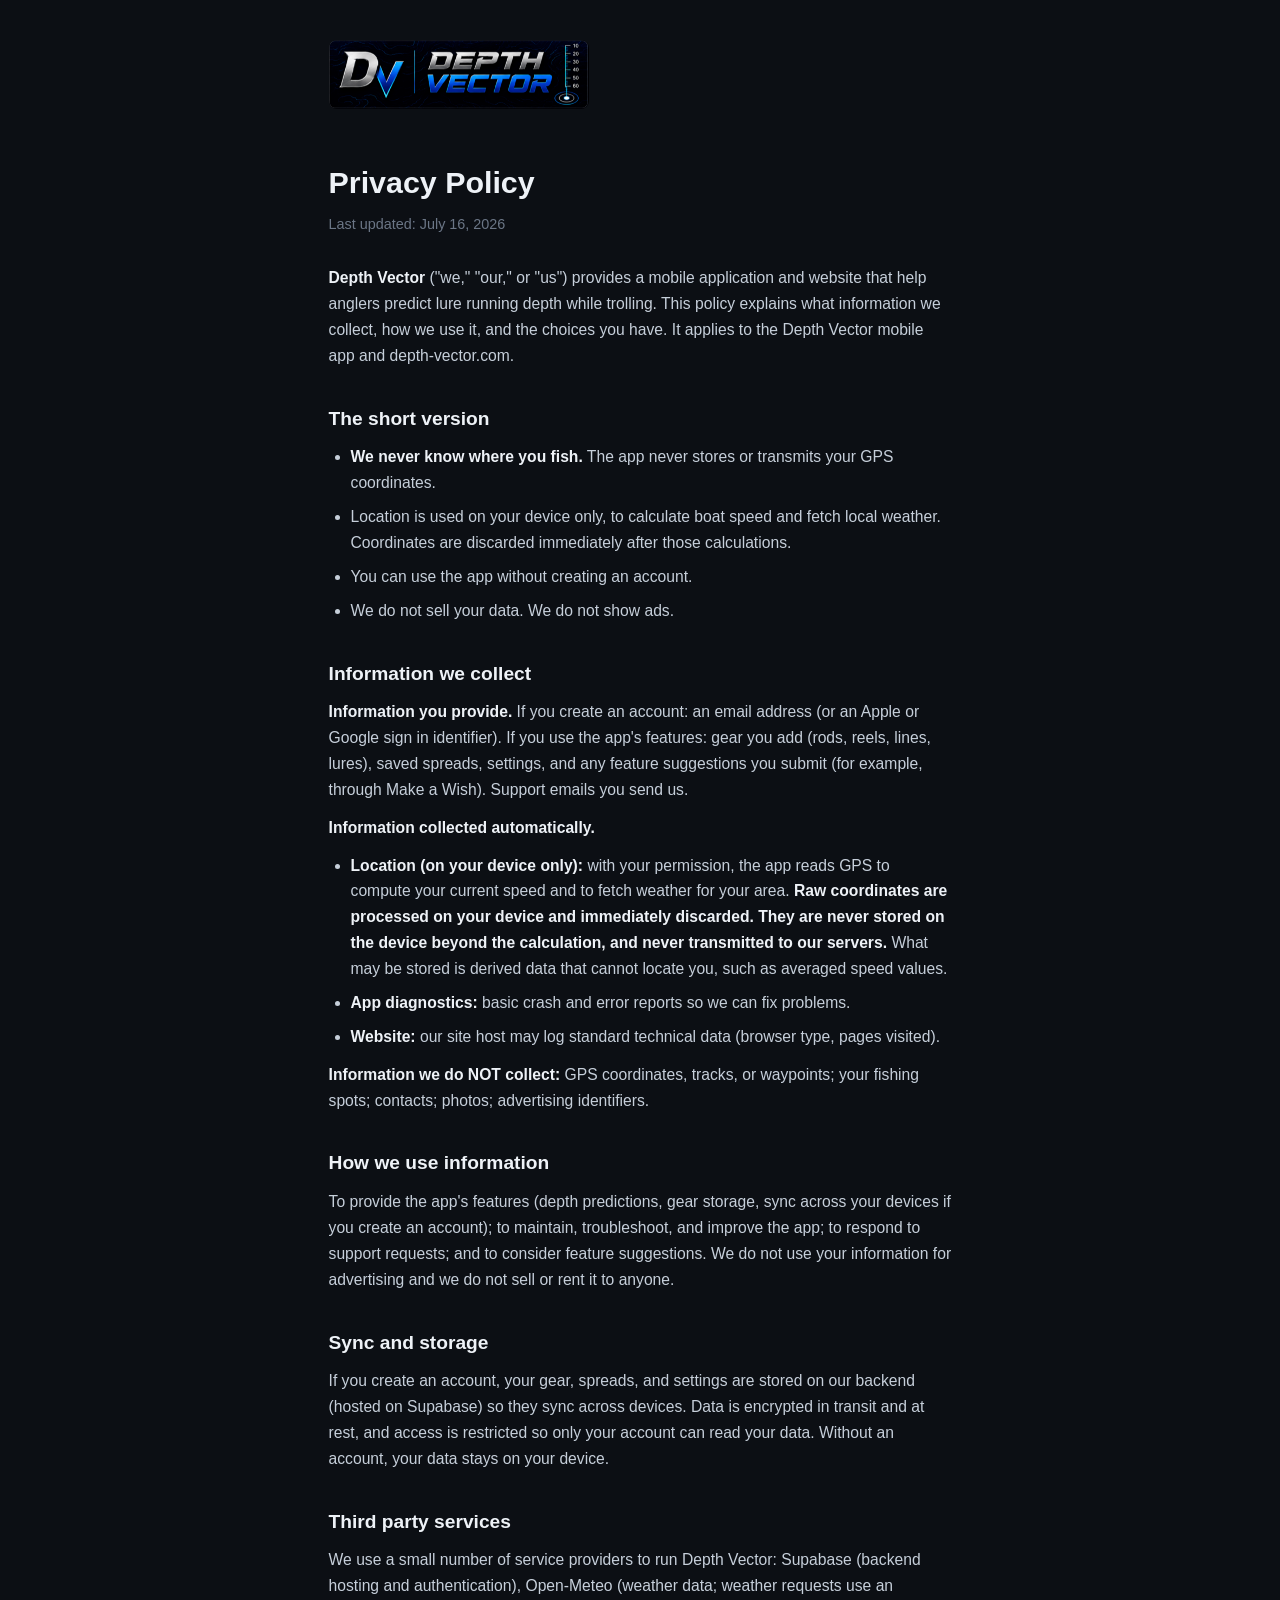
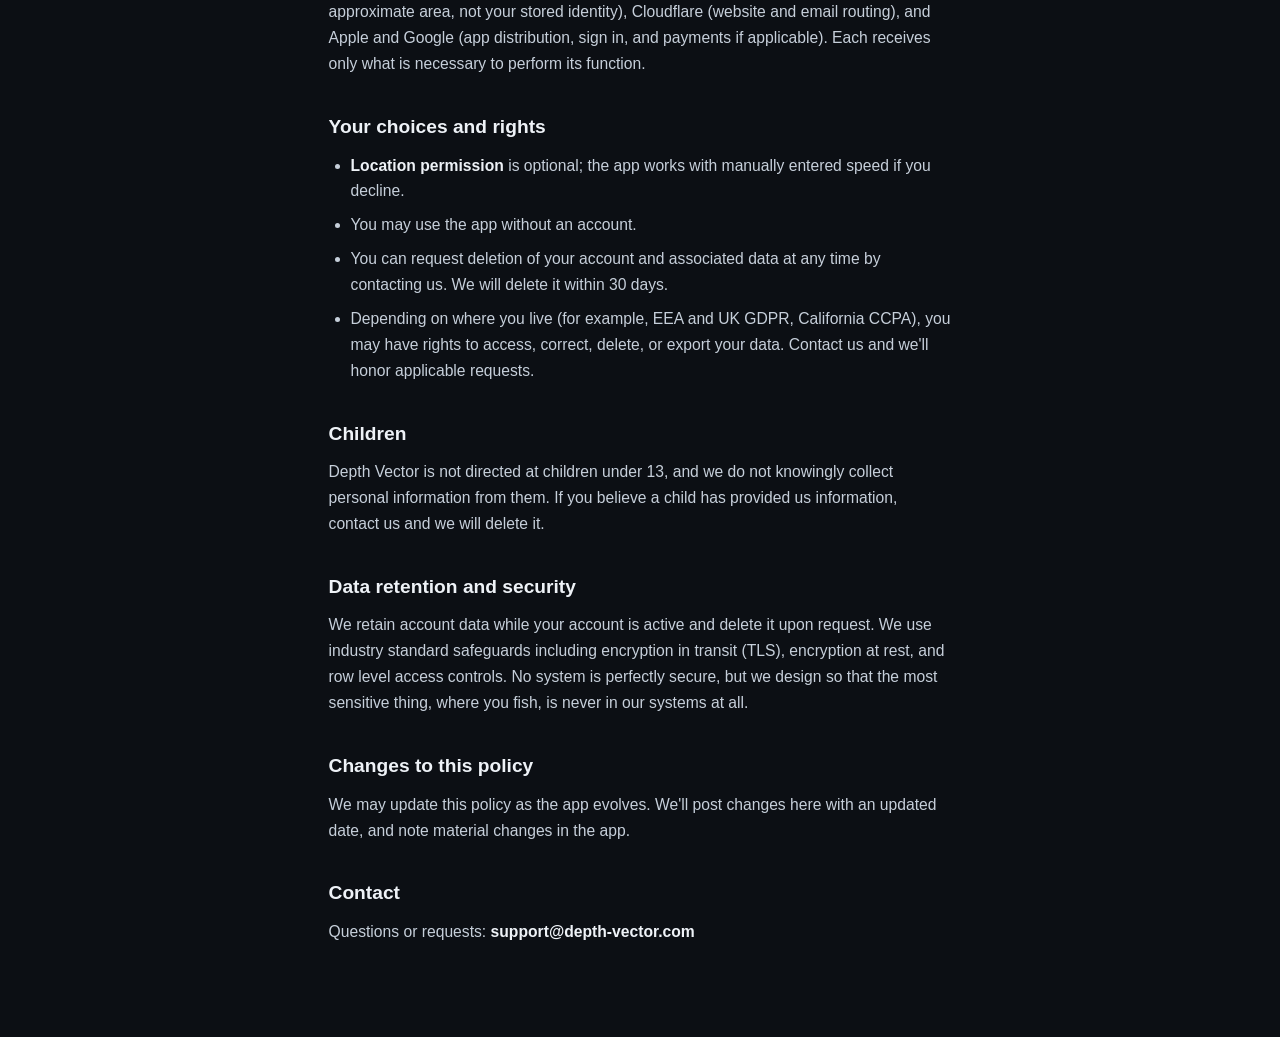
<file: privacy.html>
<!DOCTYPE html>
<!--
  PLACEHOLDER MODE. Content from Privacy-Policy-Draft.md (draft notes removed).
  Lawyer review before App Store submission. At launch: restore the full site
  from launch.html + the SEO plan.
-->
<html lang="en">
<head>
  <meta charset="UTF-8">
  <meta name="viewport" content="width=device-width, initial-scale=1.0">
  <title>Privacy Policy | Depth Vector</title>
  <meta name="robots" content="noindex, nofollow">
  <link rel="icon" type="image/png" href="assets/favicon.png">
  <style>
    * { margin: 0; padding: 0; box-sizing: border-box; }
    body {
      background: #0c0f14;
      color: #eef2f7;
      font-family: -apple-system, BlinkMacSystemFont, "Segoe UI", sans-serif;
      line-height: 1.65;
      padding: 40px 20px 80px;
    }
    .wrap { max-width: 70ch; margin: 0 auto; }
    .logo { display: block; width: min(260px, 70vw); margin: 0 0 40px; }
    .logo img { width: 100%; height: auto; border-radius: 8px; }
    h1 { font-size: 1.9rem; margin-bottom: 6px; }
    h2 { font-size: 1.2rem; margin: 34px 0 10px; }
    p, li { color: #c6cfda; margin-bottom: 12px; font-size: 0.98rem; }
    ul { padding-left: 22px; margin-bottom: 12px; }
    li { margin-bottom: 8px; }
    strong { color: #eef2f7; }
    em { color: #eef2f7; font-style: normal; font-weight: 600; }
    .updated { color: #6b7686; font-size: 0.9rem; margin-bottom: 28px; }
    a { color: #2E86FF; text-decoration: none; }
    a:hover { text-decoration: underline; }
  </style>
</head>
<body>
  <div class="wrap">
    <a class="logo" href="/" aria-label="Depth Vector home"><img src="assets/logo-small.png" alt="Depth Vector"></a>

    <h1>Privacy Policy</h1>
    <p class="updated">Last updated: July 16, 2026</p>

    <p><strong>Depth Vector</strong> ("we," "our," or "us") provides a mobile application and website that help anglers predict lure running depth while trolling. This policy explains what information we collect, how we use it, and the choices you have. It applies to the Depth Vector mobile app and depth-vector.com.</p>

    <h2>The short version</h2>
    <ul>
      <li><strong>We never know where you fish.</strong> The app never stores or transmits your GPS coordinates.</li>
      <li>Location is used on your device only, to calculate boat speed and fetch local weather. Coordinates are discarded immediately after those calculations.</li>
      <li>You can use the app without creating an account.</li>
      <li>We do not sell your data. We do not show ads.</li>
    </ul>

    <h2>Information we collect</h2>
    <p><strong>Information you provide.</strong> If you create an account: an email address (or an Apple or Google sign in identifier). If you use the app's features: gear you add (rods, reels, lines, lures), saved spreads, settings, and any feature suggestions you submit (for example, through Make a Wish). Support emails you send us.</p>
    <p><strong>Information collected automatically.</strong></p>
    <ul>
      <li><em>Location (on your device only):</em> with your permission, the app reads GPS to compute your current speed and to fetch weather for your area. <strong>Raw coordinates are processed on your device and immediately discarded. They are never stored on the device beyond the calculation, and never transmitted to our servers.</strong> What may be stored is derived data that cannot locate you, such as averaged speed values.</li>
      <li><em>App diagnostics:</em> basic crash and error reports so we can fix problems.</li>
      <li><em>Website:</em> our site host may log standard technical data (browser type, pages visited).</li>
    </ul>
    <p><strong>Information we do NOT collect:</strong> GPS coordinates, tracks, or waypoints; your fishing spots; contacts; photos; advertising identifiers.</p>

    <h2>How we use information</h2>
    <p>To provide the app's features (depth predictions, gear storage, sync across your devices if you create an account); to maintain, troubleshoot, and improve the app; to respond to support requests; and to consider feature suggestions. We do not use your information for advertising and we do not sell or rent it to anyone.</p>

    <h2>Sync and storage</h2>
    <p>If you create an account, your gear, spreads, and settings are stored on our backend (hosted on Supabase) so they sync across devices. Data is encrypted in transit and at rest, and access is restricted so only your account can read your data. Without an account, your data stays on your device.</p>

    <h2>Third party services</h2>
    <p>We use a small number of service providers to run Depth Vector: Supabase (backend hosting and authentication), Open-Meteo (weather data; weather requests use an approximate area, not your stored identity), Cloudflare (website and email routing), and Apple and Google (app distribution, sign in, and payments if applicable). Each receives only what is necessary to perform its function.</p>

    <h2>Your choices and rights</h2>
    <ul>
      <li><strong>Location permission</strong> is optional; the app works with manually entered speed if you decline.</li>
      <li>You may use the app without an account.</li>
      <li>You can request deletion of your account and associated data at any time by contacting us. We will delete it within 30 days.</li>
      <li>Depending on where you live (for example, EEA and UK GDPR, California CCPA), you may have rights to access, correct, delete, or export your data. Contact us and we'll honor applicable requests.</li>
    </ul>

    <h2>Children</h2>
    <p>Depth Vector is not directed at children under 13, and we do not knowingly collect personal information from them. If you believe a child has provided us information, contact us and we will delete it.</p>

    <h2>Data retention and security</h2>
    <p>We retain account data while your account is active and delete it upon request. We use industry standard safeguards including encryption in transit (TLS), encryption at rest, and row level access controls. No system is perfectly secure, but we design so that the most sensitive thing, where you fish, is never in our systems at all.</p>

    <h2>Changes to this policy</h2>
    <p>We may update this policy as the app evolves. We'll post changes here with an updated date, and note material changes in the app.</p>

    <h2>Contact</h2>
    <p>Questions or requests: <a href="mailto:support@depth-vector.com"><strong>support@depth-vector.com</strong></a></p>
  </div>
</body>
</html>
</file>
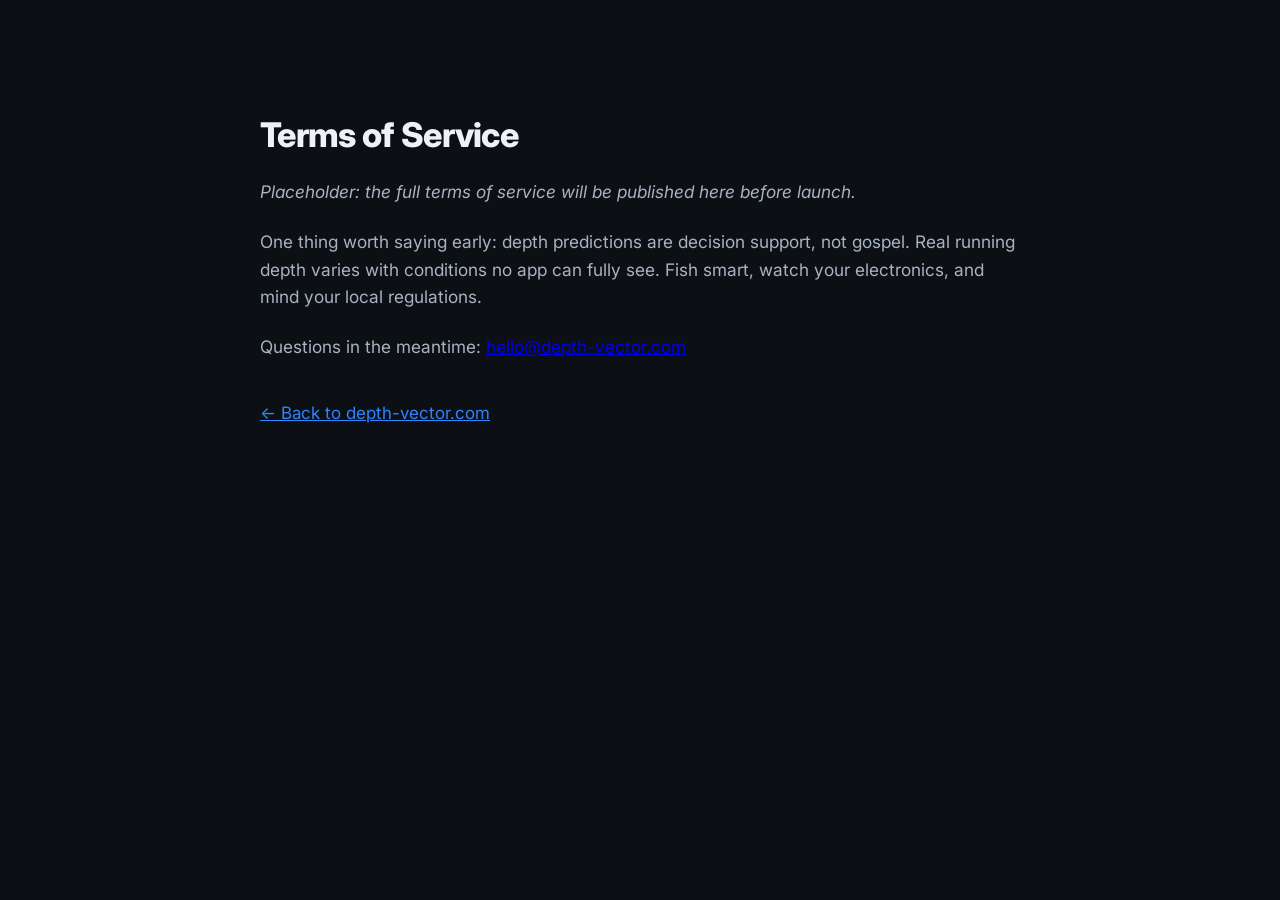
<file: terms.html>
<!DOCTYPE html>
<html lang="en">
<head>
  <meta charset="UTF-8">
  <meta name="viewport" content="width=device-width, initial-scale=1.0">
  <title>Terms of Service | Depth Vector</title>
  <meta name="robots" content="noindex">
  <link rel="icon" type="image/png" href="assets/favicon.png">
  <link rel="preconnect" href="https://fonts.googleapis.com">
  <link rel="preconnect" href="https://fonts.gstatic.com" crossorigin>
  <link href="https://fonts.googleapis.com/css2?family=Inter:wght@400;600;800&display=swap" rel="stylesheet">
  <link rel="stylesheet" href="styles.css">
</head>
<body>
  <main class="section">
    <div class="container narrow">
      <h1 style="margin-bottom: 24px;">Terms of Service</h1>
      <div class="prose">
        <p><em>Placeholder: the full terms of service will be published here before launch.</em></p>
        <p>One thing worth saying early: depth predictions are decision support, not gospel. Real running depth varies with conditions no app can fully see. Fish smart, watch your electronics, and mind your local regulations.</p>
        <p>Questions in the meantime: <a href="mailto:hello@depth-vector.com">hello@depth-vector.com</a></p>
      </div>
      <p style="margin-top: 40px;"><a href="index.html" style="color: var(--accent);">← Back to depth-vector.com</a></p>
    </div>
  </main>
</body>
</html>
</file>
<file: styles.css>
/* ============================================================
   Depth Vector — marketing site styles
   Brand: bg #0c0f14 · panel #0e2133→#0a1623 · accent #2E86FF
   CTA #1A6BEC→#0A347F · cyan #2FE3BC · yellow #FFD42E
   magenta #FF5C8A · green #8edc3b (fish/catch only)
   ============================================================ */

:root {
  --bg: #0c0f14;
  --panel-top: #0e2133;
  --panel-bottom: #0a1623;
  --accent: #2E86FF;
  --cta-top: #1A6BEC;
  --cta-bottom: #0A347F;
  --cyan: #2FE3BC;
  --electric: #00A6FF; /* brand token electricBlue — logo-adjacent glows */
  --deep: #0066FF;     /* brand token deepBlue */
  --yellow: #FFD42E;
  --magenta: #FF5C8A;
  --fish-green: #8edc3b; /* reserved: fish/catch references only */
  --text: #eef2f7;
  --text-dim: #a8b3c2;
  --text-faint: #6b7686;
  --border: rgba(120, 160, 210, 0.14);
  --radius: 18px;
}

* { margin: 0; padding: 0; box-sizing: border-box; }

[hidden] { display: none !important; }

html { scroll-behavior: smooth; }

body {
  background: var(--bg);
  color: var(--text);
  font-family: "Inter", -apple-system, BlinkMacSystemFont, "Segoe UI", sans-serif;
  font-size: 17px;
  line-height: 1.6;
  -webkit-font-smoothing: antialiased;
  overflow-x: hidden;
}

img { max-width: 100%; display: block; }

.container {
  width: min(1120px, 92%);
  margin: 0 auto;
}
.container.narrow { max-width: 760px; }
.center { text-align: center; }

.section { padding: clamp(64px, 9vw, 120px) 0; position: relative; scroll-margin-top: 72px; }
.section > .container { position: relative; z-index: 2; }

/* subtle navy radial glows behind alternating sections */
.why, .roadmap, .download {
  background:
    radial-gradient(ellipse 80% 60% at 50% 0%, rgba(20, 50, 90, 0.35), transparent 70%),
    var(--bg);
}
.video {
  background:
    radial-gradient(ellipse 70% 70% at 50% 100%, rgba(16, 40, 75, 0.3), transparent 70%),
    var(--bg);
}

h1, h2, h3 { font-weight: 800; line-height: 1.15; letter-spacing: -0.02em; }

.section-title {
  font-size: clamp(1.75rem, 4vw, 2.6rem);
  text-align: center;
  margin-bottom: clamp(40px, 6vw, 72px);
}

.visually-hidden {
  position: absolute; width: 1px; height: 1px;
  overflow: hidden; clip: rect(0 0 0 0); white-space: nowrap;
}

/* ---------- buttons & pills ---------- */
.btn {
  display: inline-block;
  white-space: nowrap;
  font-weight: 700;
  font-size: 1rem;
  color: #fff;
  text-decoration: none;
  border: none;
  border-radius: 12px;
  padding: 14px 28px;
  cursor: pointer;
  transition: transform 0.15s ease, box-shadow 0.15s ease;
}
.btn-primary {
  background: linear-gradient(180deg, var(--cta-top), var(--cta-bottom));
  box-shadow: 0 4px 24px rgba(26, 107, 236, 0.35);
}
.btn-primary:hover { transform: translateY(-2px); box-shadow: 0 8px 32px rgba(26, 107, 236, 0.5); }
.btn-secondary {
  color: var(--text);
  background: rgba(255, 255, 255, 0.04);
  border: 1px solid rgba(160, 190, 230, 0.24);
}
.btn-secondary:hover { transform: translateY(-2px); border-color: rgba(47, 227, 188, 0.5); }
.btn-small { padding: 10px 20px; font-size: 0.9rem; }

.pill {
  display: inline-block;
  font-size: 0.75rem;
  font-weight: 700;
  letter-spacing: 0.14em;
  text-transform: uppercase;
  color: var(--cyan);
  border: 1px solid rgba(47, 227, 188, 0.4);
  background: rgba(47, 227, 188, 0.08);
  border-radius: 999px;
  padding: 7px 16px;
  margin-bottom: 22px;
}
.pill-blue {
  color: var(--accent);
  border-color: rgba(46, 134, 255, 0.45);
  background: rgba(46, 134, 255, 0.08);
  margin: 0 8px 0 0;
}

/* ---------- panels ---------- */
.panel {
  background: linear-gradient(180deg, var(--panel-top), var(--panel-bottom));
  border: 1px solid var(--border);
  border-radius: var(--radius);
}

/* ---------- asset placeholder system ----------
   Elements with [data-asset] show a styled placeholder until the
   file exists at the path; script.js swaps the real image in. */
.asset {
  position: relative;
  overflow: hidden;
}
.asset:not(.asset-loaded) {
  background: linear-gradient(180deg, var(--panel-top), var(--panel-bottom));
  border: 1px dashed rgba(120, 160, 210, 0.3);
  border-radius: 12px;
}
.asset:not(.asset-loaded)::after {
  content: attr(data-label);
  position: absolute;
  inset: 0;
  display: flex;
  align-items: center;
  justify-content: center;
  font-size: 0.8rem;
  font-weight: 600;
  letter-spacing: 0.06em;
  text-transform: uppercase;
  color: var(--text-faint);
  text-align: center;
  padding: 8px;
}
.asset.asset-loaded { border: none; background: none; }
.asset > img { width: 100%; height: 100%; object-fit: cover; }
.asset[data-bg].asset-loaded { background-size: cover; background-position: center; }

/* shared darkened photo layer behind sections; fades into the page
   background at the top and bottom edge so sections melt together.
   Must come AFTER the .asset rules: both selectors are single-class,
   so source order decides the position/overflow override. */
.section-bg {
  position: absolute;
  inset: 0;
  z-index: 0;
  opacity: 0.26;
  border: none !important;
  border-radius: 0 !important;
}
.section-bg:not(.asset-loaded) { background: none; }
.section-bg:not(.asset-loaded)::after { content: none; }
.section-bg.asset-loaded::before {
  content: "";
  position: absolute;
  inset: 0;
  z-index: 1;
  background: linear-gradient(180deg, var(--bg) 0%, rgba(12,15,20,0.35) 22%, rgba(12,15,20,0.35) 78%, var(--bg) 100%);
}
/* water-texture crops are small files stretched large — keep them dimmer */
.section-bg-texture { opacity: 0.18; }

/* ---------- header ---------- */
.site-header {
  position: sticky;
  top: 0;
  z-index: 50;
  background: rgba(12, 15, 20, 0.82);
  backdrop-filter: blur(14px);
  -webkit-backdrop-filter: blur(14px);
  border-bottom: 1px solid var(--border);
}
.header-inner {
  display: flex;
  align-items: center;
  justify-content: space-between;
  padding: 14px 0;
}
.header-logo {
  width: 200px;
  aspect-ratio: 1600 / 426; /* H3 dark badge */
  text-decoration: none;
}
.header-nav {
  display: flex;
  gap: 26px;
  margin: 0 24px;
}
.header-nav a {
  color: var(--text-dim);
  text-decoration: none;
  font-size: 0.92rem;
  font-weight: 600;
  white-space: nowrap;
  transition: color 0.15s ease;
}
.header-nav a:hover { color: var(--text); }
@media (max-width: 860px) {
  .header-nav { display: none; }
}

/* the H3 logo is an opaque rounded dark badge — give it a faint
   electric-blue lift so it sits on the page like a physical plate */
.header-logo > img,
.footer-logo > img,
.download-logo > img {
  border-radius: 10px;
  box-shadow: 0 2px 18px rgba(0, 166, 255, 0.14);
}
.header-logo > img { object-fit: contain; }

/* ---------- hero ---------- */
.hero {
  position: relative;
  padding: clamp(64px, 9vw, 130px) 0 clamp(56px, 7vw, 100px);
  overflow: hidden;
}
.hero-bg {
  position: absolute;
  inset: 0;
  z-index: 0;
  opacity: 0.28;
  border: none !important;
  border-radius: 0 !important;
}
.hero-bg:not(.asset-loaded) { background: none; }
.hero-bg:not(.asset-loaded)::after { content: none; }
.hero-bg.asset-loaded::before {
  content: "";
  position: absolute;
  inset: 0;
  background: linear-gradient(180deg, rgba(12,15,20,0.55) 0%, rgba(12,15,20,0.75) 60%, var(--bg) 100%);
  z-index: 1;
}
.hero::after {
  /* subtle blue glow even without a photo */
  content: "";
  position: absolute;
  top: -30%;
  left: 50%;
  transform: translateX(-50%);
  width: 130%;
  height: 100%;
  background: radial-gradient(ellipse 55% 50% at 50% 30%, rgba(0, 166, 255, 0.13), transparent 70%);
  pointer-events: none;
}

/* brand contour texture — reads as texture, not wallpaper */
.contour-layer {
  position: absolute;
  inset: 0;
  z-index: 1;
  background-image: url("assets/contour-texture.svg");
  background-size: 800px auto;
  background-repeat: repeat;
  opacity: 0.06;
  pointer-events: none;
}

/* depth-scale motif beside the hero (desktop only) */
.depth-scale-accent {
  position: absolute;
  right: 1.8%;
  top: 50%;
  transform: translateY(-50%);
  height: min(45%, 330px);
  width: auto;
  opacity: 0.32;
  z-index: 1;
  pointer-events: none;
}
@media (max-width: 1200px) {
  .depth-scale-accent { display: none; }
}
.hero-inner {
  position: relative;
  z-index: 2;
  display: grid;
  grid-template-columns: 1.15fr 0.85fr;
  gap: clamp(32px, 5vw, 72px);
  align-items: center;
}
.hero h1 {
  font-size: clamp(2.3rem, 5.4vw, 3.9rem);
  font-weight: 900;
  margin-bottom: 20px;
}
.subhead {
  font-size: clamp(1.05rem, 2vw, 1.25rem);
  color: var(--text-dim);
  max-width: 34em;
  margin-bottom: 28px;
}
.hero-actions { display: flex; flex-wrap: wrap; gap: 12px; margin-bottom: 28px; }

/* store badges */
.store-row {
  display: flex;
  flex-wrap: wrap;
  gap: 14px;
}
.store-row.center, .qr-row.center { justify-content: center; }
.store-badge {
  display: inline-flex;
  align-items: center;
  gap: 12px;
  border: 1px solid var(--border);
  border-radius: 12px;
  padding: 10px 20px 10px 16px;
  background: linear-gradient(180deg, var(--panel-top), var(--panel-bottom));
}
.store-badge svg { width: 28px; height: 28px; fill: currentColor; flex-shrink: 0; }
.store-badge span { display: flex; flex-direction: column; line-height: 1.25; }
.store-badge small { font-size: 0.68rem; letter-spacing: 0.04em; text-transform: uppercase; color: var(--text-faint); }
.store-badge strong { font-size: 1.05rem; font-weight: 700; }
.store-badge.coming-soon {
  color: var(--text-faint);
  filter: grayscale(1);
  opacity: 0.75;
  cursor: default;
  user-select: none;
}

.qr-row {
  display: flex;
  gap: 14px;
  margin-top: 16px;
}
.qr {
  width: 74px;
  height: 74px;
  border-radius: 10px;
}

/* app icon shown beside the store badges */
.app-icon-badge {
  width: 64px;
  height: 64px;
  border-radius: 15px;
  align-self: center;
  flex-shrink: 0;
  box-shadow: 0 2px 16px rgba(0, 166, 255, 0.18);
}
.app-icon-badge > img { border-radius: 15px; }

/* phone frame (CSS-drawn, 9:19.5 screen) */
.phone {
  width: min(300px, 78vw);
  margin: 0 auto;
  padding: 12px;
  border-radius: 44px;
  background: linear-gradient(160deg, #232a34, #10141b);
  border: 1px solid rgba(160, 190, 230, 0.18);
  box-shadow:
    0 24px 60px rgba(0, 0, 0, 0.55),
    0 0 80px rgba(0, 166, 255, 0.1),
    inset 0 1px 0 rgba(255, 255, 255, 0.08);
  position: relative;
}
.phone::before {
  /* notch / dynamic island */
  content: "";
  position: absolute;
  top: 22px;
  left: 50%;
  transform: translateX(-50%);
  width: 88px;
  height: 22px;
  border-radius: 12px;
  background: #05070a;
  z-index: 3;
}
.phone-screen {
  aspect-ratio: 9 / 19.5;
  border-radius: 34px;
  background: #05070a;
}
.phone-screen:not(.asset-loaded) { border-style: solid; }

/* ---------- why / claim cards ---------- */
.claim-grid {
  display: grid;
  grid-template-columns: repeat(2, 1fr);
  gap: 20px;
  max-width: 820px;
  margin: 0 auto clamp(36px, 5vw, 56px);
}
.claim-card {
  background: linear-gradient(180deg, var(--panel-top), var(--panel-bottom));
  border: 1px solid var(--border);
  border-radius: var(--radius);
  padding: 30px 26px;
}
.claim-kicker {
  display: block;
  font-size: 0.72rem;
  font-weight: 700;
  letter-spacing: 0.16em;
  text-transform: uppercase;
  margin-bottom: 12px;
}
.accent-blue { color: var(--accent); }
.accent-cyan { color: var(--cyan); }
.accent-magenta { color: var(--magenta); }
.accent-yellow { color: var(--yellow); }
.claim-card h3 { font-size: 1.25rem; margin-bottom: 10px; }
.claim-card p { color: var(--text-dim); font-size: 0.95rem; }

.why-pitch {
  max-width: 46em;
  margin: 0 auto;
  text-align: center;
  color: var(--text-dim);
  font-size: 1.1rem;
}

.section-eyebrow {
  display: block;
  margin-bottom: 12px;
  color: var(--cyan);
  font-size: 0.75rem;
  font-weight: 800;
  letter-spacing: 0.16em;
  text-align: center;
  text-transform: uppercase;
}
.section-eyebrow + .section-title { margin-bottom: clamp(36px, 5vw, 56px); }
.accuracy-flow {
  display: grid;
  grid-template-columns: 1fr auto 1fr auto 1fr auto 1fr;
  gap: 16px;
  align-items: stretch;
  margin-bottom: clamp(32px, 5vw, 52px);
}
.accuracy-step {
  padding: 26px 22px;
  background: linear-gradient(180deg, rgba(14,33,51,0.96), rgba(10,22,35,0.96));
  border: 1px solid var(--border);
  border-radius: var(--radius);
}
.accuracy-step > span,
.trip-step > span {
  display: grid;
  place-items: center;
  width: 34px;
  height: 34px;
  margin-bottom: 16px;
  border-radius: 50%;
  color: var(--cyan);
  background: rgba(47, 227, 188, 0.09);
  border: 1px solid rgba(47, 227, 188, 0.28);
  font-size: 0.72rem;
  font-weight: 800;
}
.accuracy-step h3, .trip-step h3 { margin-bottom: 8px; font-size: 1.08rem; }
.accuracy-step p, .trip-step p { color: var(--text-dim); font-size: 0.91rem; line-height: 1.5; }
.accuracy-arrow { align-self: center; color: var(--accent); font-size: 1.4rem; }

.trip-flow {
  background: radial-gradient(ellipse 80% 80% at 50% 50%, rgba(0, 102, 255, 0.09), transparent 72%), var(--bg);
}
.section-lede {
  max-width: 720px;
  margin: calc(-1 * clamp(20px, 3vw, 34px)) auto clamp(34px, 5vw, 52px);
  text-align: center;
  color: var(--text-dim);
  font-size: clamp(1rem, 2vw, 1.14rem);
}
.trip-steps {
  display: grid;
  grid-template-columns: repeat(5, 1fr);
  border: 1px solid var(--border);
  border-radius: var(--radius);
  overflow: hidden;
  background: linear-gradient(180deg, var(--panel-top), var(--panel-bottom));
}
.trip-step { padding: 26px 22px 28px; }
.trip-step + .trip-step { border-left: 1px solid var(--border); }
.trip-step { position: relative; }
.trip-step::after {
  content: "";
  position: absolute;
  top: 42px;
  left: 56px;
  right: -18px;
  height: 1px;
  background: linear-gradient(90deg, rgba(47,227,188,0.45), rgba(46,134,255,0.15));
}
.trip-step:last-child::after { display: none; }
.journey-bands {
  display: grid;
  grid-template-columns: repeat(3, 1fr);
  gap: 12px;
  margin-top: 18px;
}
.journey-bands > div {
  position: relative;
  overflow: hidden;
  padding: 18px 20px;
  border: 1px solid rgba(46, 134, 255, 0.2);
  border-radius: 14px;
  background: rgba(7, 22, 38, 0.72);
}
.journey-bands > div::before {
  content: "";
  position: absolute;
  inset: 0 auto 0 0;
  width: 3px;
  background: linear-gradient(180deg, var(--cyan), var(--accent));
}
.journey-bands small {
  display: block;
  margin-bottom: 4px;
  color: var(--cyan);
  font-size: 0.68rem;
  font-weight: 800;
  letter-spacing: 0.12em;
  text-transform: uppercase;
}
.journey-bands strong { display: block; color: var(--text); font-size: 0.9rem; line-height: 1.45; }

/* ---------- features ---------- */
.feature-row {
  display: grid;
  grid-template-columns: 1fr 1fr;
  gap: clamp(32px, 6vw, 80px);
  align-items: center;
  padding: clamp(36px, 5vw, 64px) 0;
}
.feature-row.flip .feature-copy { order: 2; }
.feature-row.flip .feature-shot { order: 1; }
.feature-kicker {
  display: block;
  font-size: 0.75rem;
  font-weight: 700;
  letter-spacing: 0.16em;
  text-transform: uppercase;
  color: var(--accent);
  margin-bottom: 12px;
}
.feature-copy h3 { font-size: clamp(1.5rem, 3vw, 2.1rem); margin-bottom: 16px; }
.feature-copy p { color: var(--text-dim); max-width: 32em; }
.feature-shot .phone { width: min(270px, 70vw); }

/* flagship features: the two screens most visitors judge us by */
.feature-hero { padding: clamp(48px, 6vw, 88px) 0; }
.feature-hero .feature-shot .phone,
.phone-lg { width: min(330px, 76vw); }
.feature-hero .feature-copy h3 { font-size: clamp(1.7rem, 3.4vw, 2.4rem); }
.feature-hero .phone {
  box-shadow:
    0 28px 70px rgba(0, 0, 0, 0.6),
    0 0 110px rgba(0, 166, 255, 0.16),
    inset 0 1px 0 rgba(255, 255, 255, 0.08);
}
.feature-proof {
  margin-top: 14px;
  padding: 12px 16px;
  border-left: 2px solid var(--electric);
  background: rgba(0, 166, 255, 0.06);
  border-radius: 0 10px 10px 0;
  font-size: 0.92rem !important;
  color: var(--text-dim);
}

/* supporting trio */
.feature-trio {
  display: grid;
  grid-template-columns: repeat(3, 1fr);
  gap: 20px;
  margin-top: clamp(28px, 4vw, 48px);
}
.trio-card {
  padding: 26px 22px;
  text-align: center;
}
.trio-card .phone { margin: 0 auto 18px; }
.phone-sm {
  width: min(200px, 60vw);
  padding: 8px;
  border-radius: 30px;
}
.phone-sm::before { top: 15px; width: 60px; height: 15px; border-radius: 8px; }
.phone-sm .phone-screen { border-radius: 23px; }
.trio-card h3 { font-size: 1.15rem; margin-bottom: 8px; }
.trio-card p { color: var(--text-dim); font-size: 0.93rem; }
@media (max-width: 900px) {
  .feature-trio { grid-template-columns: 1fr; max-width: 420px; margin-left: auto; margin-right: auto; }
}

/* variables intro with the in-app education screen */
.var-intro {
  display: grid;
  grid-template-columns: 1fr auto;
  gap: clamp(28px, 5vw, 56px);
  align-items: center;
  max-width: 900px;
  margin: 0 auto;
}
.var-intro .prose p { margin-bottom: 16px; }
.var-intro .prose p:last-child { margin-bottom: 0; }
@media (max-width: 800px) {
  .var-intro { grid-template-columns: 1fr; }
  .var-intro .phone { margin: 0 auto; }
}

.conditions-card {
  display: flex;
  gap: 22px;
  align-items: flex-start;
  background: linear-gradient(180deg, var(--panel-top), var(--panel-bottom));
  border: 1px solid var(--border);
  border-radius: var(--radius);
  padding: 30px 32px;
  max-width: 680px;
  margin: clamp(24px, 4vw, 40px) auto 0;
}
.conditions-icon {
  flex-shrink: 0;
  width: 52px;
  height: 52px;
  display: grid;
  place-items: center;
  border-radius: 14px;
  color: var(--cyan);
  background: rgba(47, 227, 188, 0.09);
  border: 1px solid rgba(47, 227, 188, 0.25);
}
.conditions-icon svg { width: 30px; height: 30px; }
.conditions-card h3 { font-size: 1.2rem; margin-bottom: 8px; }
.conditions-card p { color: var(--text-dim); font-size: 0.95rem; }

/* ---------- video ---------- */
.video-frame {
  position: relative;
  aspect-ratio: 16 / 9;
  max-width: 880px;
  margin: 0 auto;
  border-radius: var(--radius);
  overflow: hidden;
  border: 1px solid var(--border);
  background: linear-gradient(180deg, var(--panel-top), var(--panel-bottom));
}
.video-frame iframe {
  position: absolute;
  inset: 0;
  width: 100%;
  height: 100%;
  border: 0;
}
.video-placeholder {
  position: absolute;
  inset: 0;
  display: flex;
  flex-direction: column;
  align-items: center;
  justify-content: center;
  gap: 18px;
  color: var(--text-faint);
}
.video-placeholder svg {
  width: 72px;
  height: 72px;
  fill: var(--accent);
  opacity: 0.85;
  background: rgba(46, 134, 255, 0.1);
  border: 1px solid rgba(46, 134, 255, 0.35);
  border-radius: 50%;
  padding: 18px;
}
.video-placeholder p {
  font-size: 0.95rem;
  font-weight: 600;
  letter-spacing: 0.04em;
  text-transform: uppercase;
  text-align: center;
  padding: 0 24px;
}
.video-caption {
  text-align: center;
  color: var(--text-dim);
  margin-top: 26px;
  font-size: 1rem;
}

/* ---------- roadmap ---------- */
.roadmap-grid {
  display: grid;
  grid-template-columns: 1fr 1fr;
  gap: 24px;
}
.roadmap-col { padding: 34px 32px; }
.roadmap-col h3 {
  display: flex;
  align-items: center;
  gap: 12px;
  font-size: 1.2rem;
  margin-bottom: 22px;
}
.dot { width: 10px; height: 10px; border-radius: 50%; display: inline-block; }
.dot-cyan { background: var(--cyan); box-shadow: 0 0 12px rgba(47, 227, 188, 0.7); }
.dot-blue { background: var(--accent); box-shadow: 0 0 12px rgba(46, 134, 255, 0.7); }
.roadmap-col ul { list-style: none; }
.roadmap-col li {
  position: relative;
  padding: 8px 0 8px 34px;
  color: var(--text-dim);
  font-size: 0.98rem;
}
.list-live li::before {
  content: "";
  position: absolute;
  left: 2px;
  top: 12px;
  width: 16px;
  height: 16px;
  background: url("assets/bullseye.svg") center / contain no-repeat;
}
.list-coming li::before {
  content: "→";
  position: absolute;
  left: 2px;
  color: var(--accent);
  font-weight: 800;
}

/* ---------- straight talk ---------- */
.prose p { color: var(--text-dim); margin-bottom: 22px; font-size: 1.08rem; }
.prose strong { color: var(--text); }
.future-note {
  border: 1px solid rgba(46, 134, 255, 0.25);
  background: rgba(46, 134, 255, 0.05);
  border-radius: var(--radius);
  padding: 24px 26px;
}
.future-note .pill-blue { display: inline-block; margin-bottom: 10px; }

/* ---------- built with you ---------- */
.built-with-you .section-title { margin-bottom: clamp(28px, 4vw, 44px); }
.wish-card {
  display: flex;
  gap: 22px;
  align-items: flex-start;
  text-align: left;
  background: linear-gradient(180deg, var(--panel-top), var(--panel-bottom));
  border: 1px solid var(--border);
  border-radius: var(--radius);
  padding: 30px 32px;
}
.wish-icon {
  flex-shrink: 0;
  width: 52px;
  height: 52px;
  display: grid;
  place-items: center;
  border-radius: 14px;
  color: var(--cyan);
  background: rgba(47, 227, 188, 0.09);
  border: 1px solid rgba(47, 227, 188, 0.25);
}
.wish-icon svg { width: 30px; height: 30px; }
.wish-card p { color: var(--text-dim); }
.wish-card strong { color: var(--text); }
@media (max-width: 600px) {
  .wish-card { flex-direction: column; align-items: center; text-align: center; }
}

/* ---------- who it's for ---------- */
.who-grid {
  display: grid;
  grid-template-columns: repeat(3, 1fr);
  gap: 22px;
}
.who-card { overflow: hidden; display: flex; flex-direction: column; }
.who-photo {
  aspect-ratio: 4 / 3;
  border-radius: 0 !important;
  border-left: none !important;
  border-right: none !important;
  border-top: none !important;
}
.who-body { padding: 24px 24px 28px; }
.who-body h3 { font-size: 1.15rem; margin-bottom: 10px; }
.who-body p { color: var(--text-dim); font-size: 0.95rem; }

/* ---------- trolling variables ---------- */
.narrow-prose { max-width: 760px; margin: 0 auto; }
.var-grid {
  display: grid;
  grid-template-columns: repeat(2, 1fr);
  gap: 16px;
  max-width: 900px;
  margin: clamp(28px, 4vw, 44px) auto;
}
.var-card { padding: 22px 24px; }
.var-card h3 { font-size: 1.02rem; margin-bottom: 8px; }
.var-card p { color: var(--text-dim); font-size: 0.92rem; }
.var-outro { margin-top: clamp(8px, 2vw, 16px); }
@media (max-width: 700px) {
  .var-grid { grid-template-columns: 1fr; }
}

/* ---------- FAQ ---------- */
.faq-list {
  display: flex;
  flex-direction: column;
  gap: 16px;
}
.faq-item { padding: 26px 28px; }
.faq-item h3 { font-size: 1.1rem; margin-bottom: 10px; }
.faq-item p { color: var(--text-dim); font-size: 0.97rem; }

/* ---------- download CTA ---------- */
.download { overflow: hidden; }
.download-bg {
  position: absolute;
  inset: 0;
  z-index: 0;
  opacity: 0.22;
  border: none !important;
  border-radius: 0 !important;
}
.download-bg:not(.asset-loaded) { background: none; }
.download-bg:not(.asset-loaded)::after { content: none; }
.download-bg.asset-loaded::before {
  content: "";
  position: absolute;
  inset: 0;
  background: linear-gradient(180deg, var(--bg) 0%, rgba(12,15,20,0.6) 35%, rgba(12,15,20,0.75) 100%);
  z-index: 1;
}
.download > .container { position: relative; z-index: 2; }
.download-logo {
  width: min(360px, 76vw);
  aspect-ratio: 1600 / 426;
  margin: 0 auto 18px;
}
.download-logo > img { object-fit: contain; }
.download-tagline {
  color: var(--text-dim);
  font-size: 1.15rem;
  margin-bottom: 36px;
}
.launch-cta {
  max-width: 600px;
  margin: 42px auto 0;
  padding: 30px;
  border: 1px solid rgba(46, 134, 255, 0.28);
  border-radius: var(--radius);
  background: rgba(8, 22, 38, 0.82);
}
.launch-cta h2 { font-size: clamp(1.45rem, 3vw, 2rem); margin-bottom: 10px; }
.launch-cta p { color: var(--text-dim); margin: 0 auto 22px; max-width: 34em; }
.contact-line { margin-top: 40px; color: var(--text-dim); }
.contact-line a { color: var(--text); text-decoration: none; border-bottom: 1px solid var(--accent); }
.cta-thanks {
  margin: 26px auto 0;
  max-width: 36em;
  color: var(--text-faint);
  font-size: 0.95rem;
}

/* ---------- footer ---------- */
.site-footer {
  border-top: 1px solid var(--border);
  padding: 52px 0 36px;
  background: #090c10;
}
.footer-inner {
  display: flex;
  flex-wrap: wrap;
  justify-content: space-between;
  align-items: center;
  gap: 28px;
}
.footer-logo { width: 210px; aspect-ratio: 1600 / 426; }
.footer-logo > img { object-fit: contain; }
.footer-links {
  display: flex;
  flex-wrap: wrap;
  gap: 26px;
}
.footer-links a {
  color: var(--text-dim);
  text-decoration: none;
  font-size: 0.92rem;
  transition: color 0.15s ease;
}
.footer-links a:hover { color: var(--text); }
.footer-copyright {
  margin-top: 34px;
  padding-top: 22px;
  border-top: 1px solid rgba(120, 160, 210, 0.08);
  color: var(--text-faint);
  font-size: 0.85rem;
}
.footer-copyright p + p { margin-top: 6px; }

/* ---------- scroll reveal ---------- */
.reveal {
  opacity: 0;
  transform: translateY(26px);
  transition: opacity 0.7s ease, transform 0.7s ease;
}
.reveal.visible { opacity: 1; transform: none; }
@media (prefers-reduced-motion: reduce) {
  html { scroll-behavior: auto; }
  .reveal { opacity: 1; transform: none; transition: none; }
}

/* ---------- responsive ---------- */
@media (max-width: 900px) {
  .hero-inner { grid-template-columns: 1fr; text-align: center; }
  .hero-copy { display: flex; flex-direction: column; align-items: center; }
  .store-row, .qr-row { justify-content: center; }
  .claim-grid { grid-template-columns: 1fr; }
  .feature-row, .feature-row.flip { grid-template-columns: 1fr; text-align: center; }
  .feature-row.flip .feature-copy { order: 1; }
  .feature-row.flip .feature-shot { order: 2; }
  .feature-copy p { margin: 0 auto; }
  .roadmap-grid { grid-template-columns: 1fr; }
  .who-grid { grid-template-columns: 1fr; max-width: 460px; margin: 0 auto; }
  .footer-inner { flex-direction: column; text-align: center; }
  .accuracy-flow { grid-template-columns: 1fr 1fr; }
  .accuracy-arrow { display: none; }
  .trip-steps { grid-template-columns: 1fr; }
  .trip-step + .trip-step { border-left: 0; border-top: 1px solid var(--border); }
  .trip-step::after { display: none; }
  .journey-bands { grid-template-columns: 1fr; }
}

@media (max-width: 600px) {
  .hero { padding-top: 48px; }
  .hero-actions { justify-content: center; }
  .hero-actions .btn { width: 100%; max-width: 310px; }
  .accuracy-flow { grid-template-columns: 1fr; }
  .accuracy-step { text-align: left; }
  .store-row { margin-top: 4px; }
}
</file>
